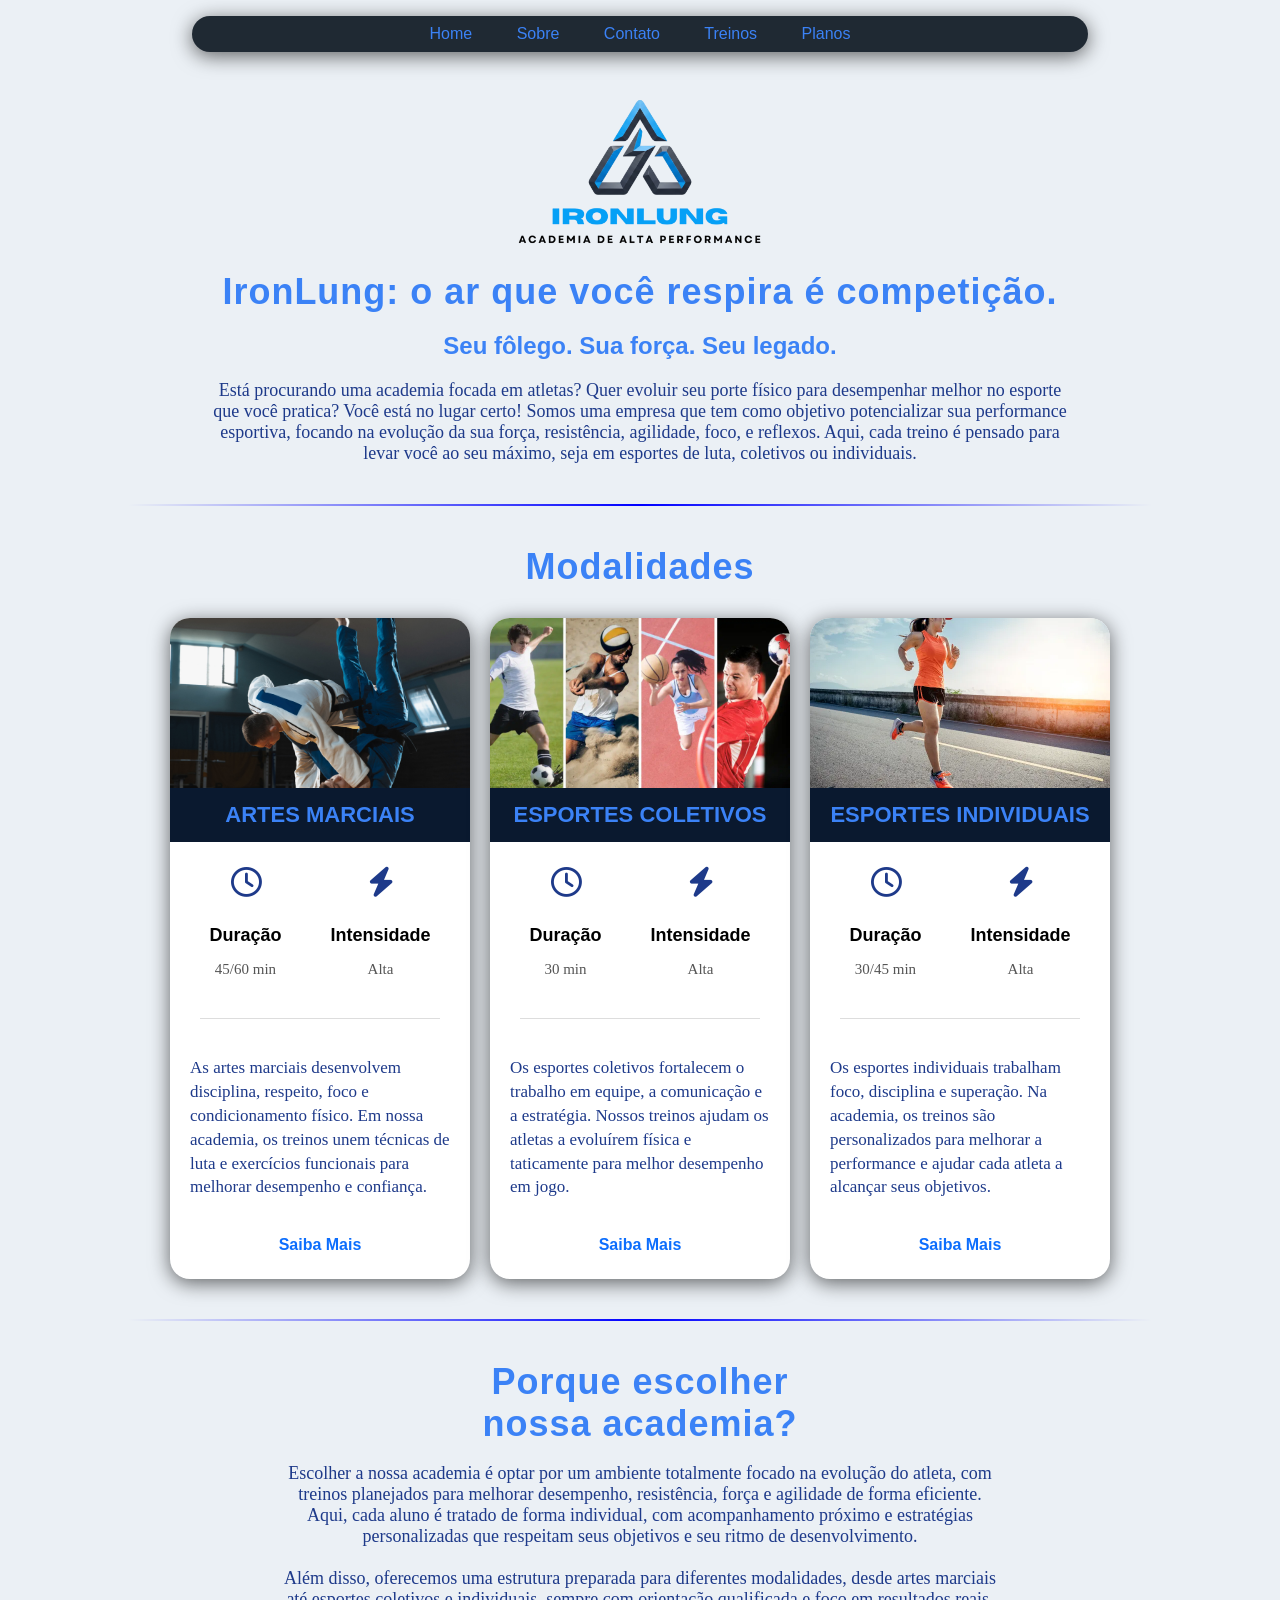
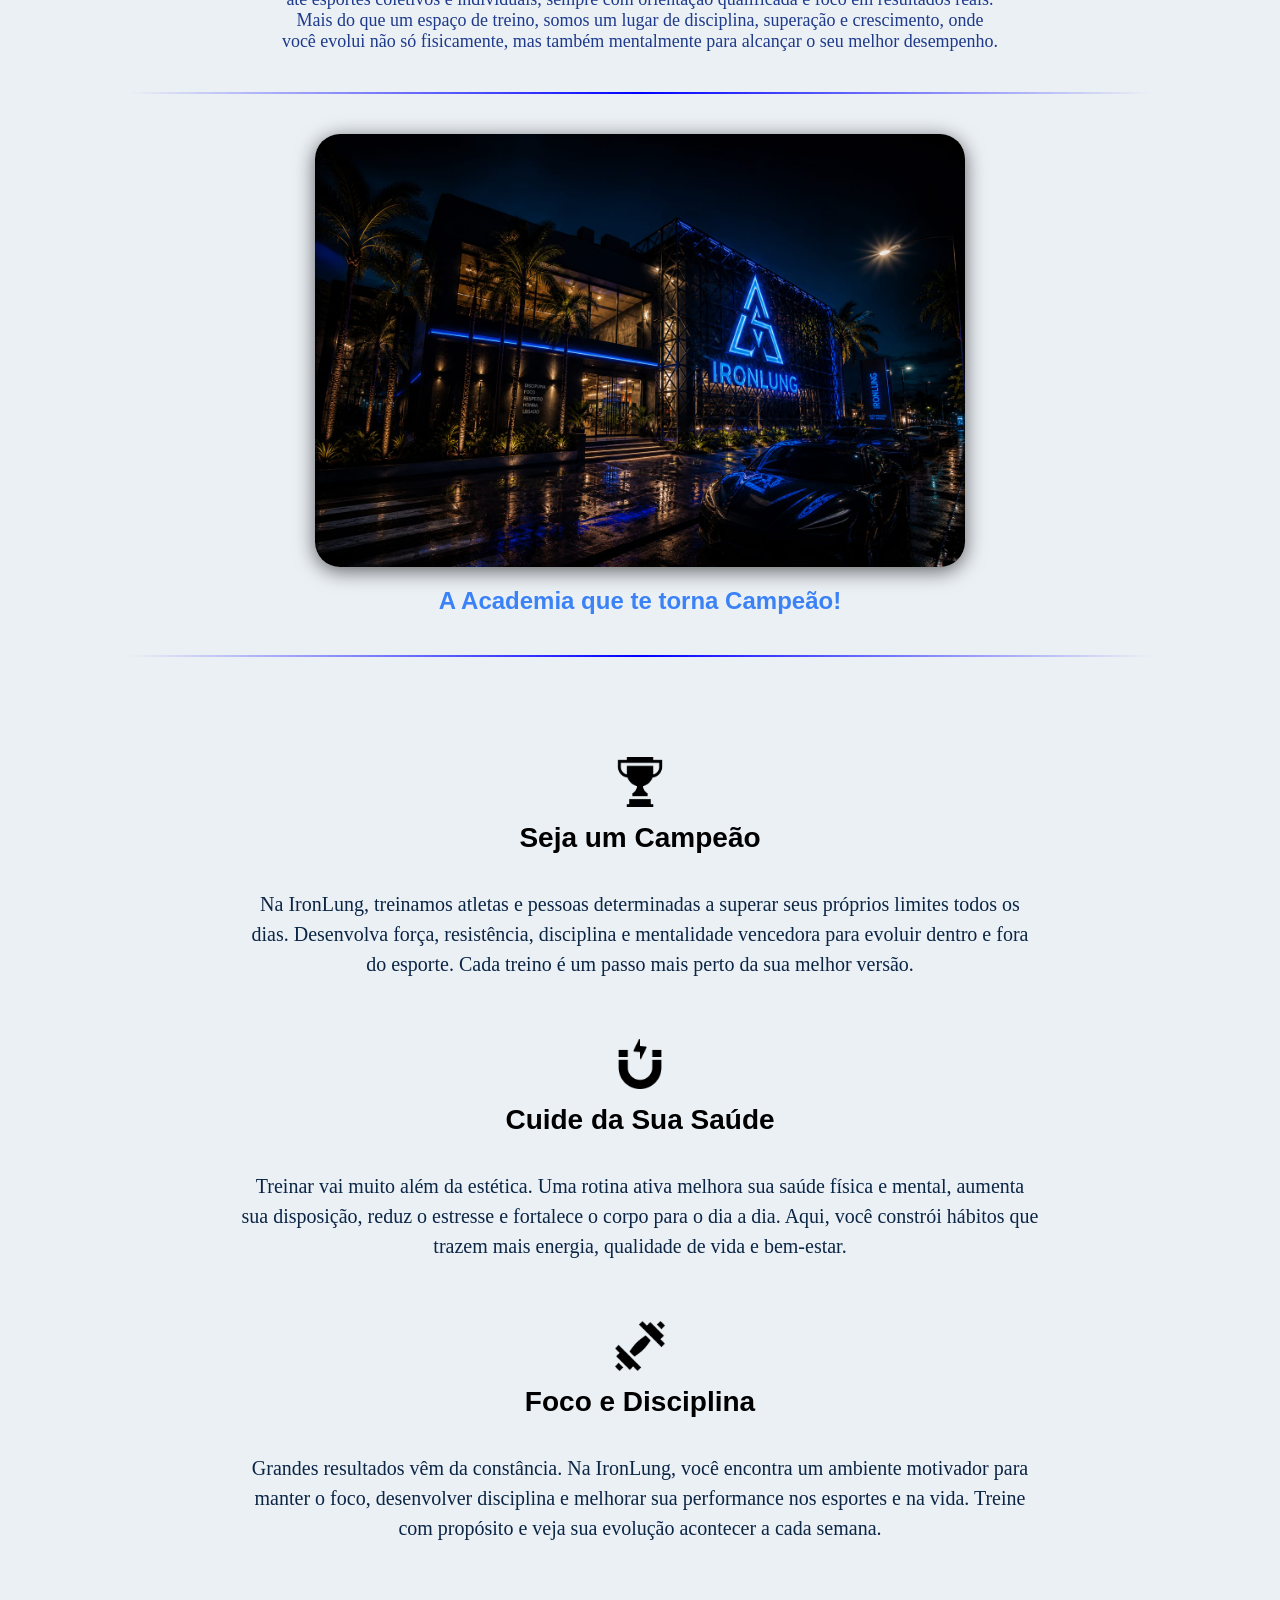
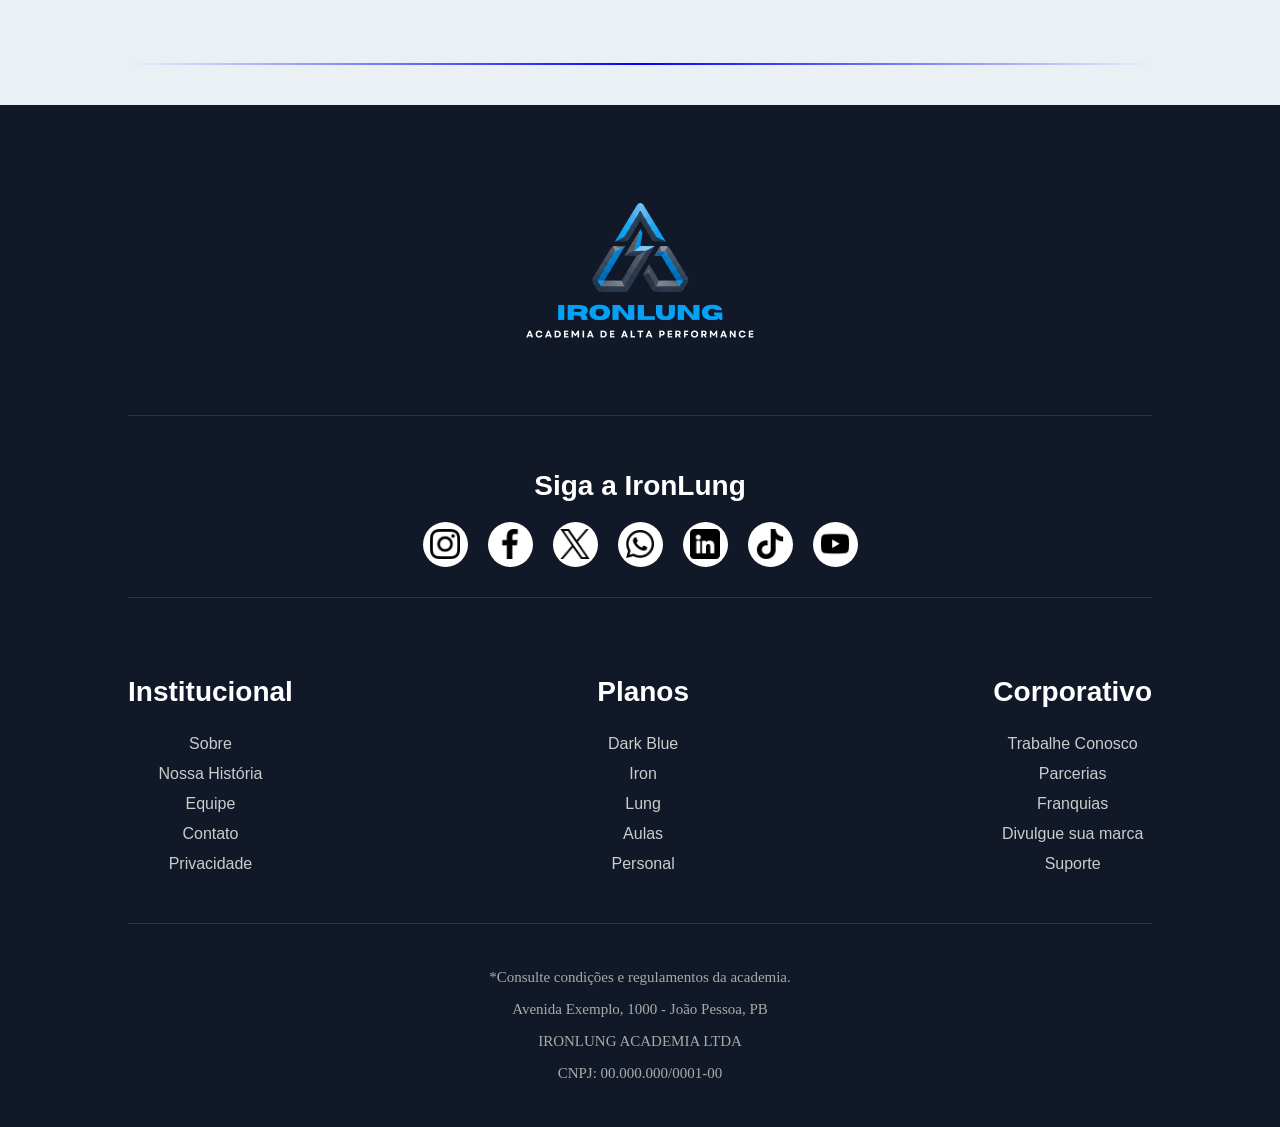
<file: IronLung/index.html>
<!DOCTYPE html>
<html lang="pt-BR">
<head>
    <meta charset="UTF-8">
    <meta name="viewport" content="width=device-width, initial-scale=1.0">
    <link rel="shortcut icon" href="imagens/favicon.ico" type="image/x-icon">
    <link rel="stylesheet" href="css/style.css">
    <link rel="stylesheet"
href="https://cdnjs.cloudflare.com/ajax/libs/font-awesome/6.5.1/css/all.min.css">
    <title>IronLung</title>
</head>

<body>

<main>

    <nav>
        <ul>
            <li><a href="index.html">Home</a></li>
            <li><a href="view/pagina2.html">Sobre</a></li>
            <li><a href="view/pagina3.html">Contato</a></li>
            <li><a href="view/pagina4.html">Treinos</a></li>
            <li><a href="view/pagina5.html">Planos</a></li>
        </ul>
    </nav> 
    
    <article>
        <img src="imagens/Logo_academia_preto.png" alt="logo_IL" class="logo">
    </article>

    <h1>IronLung: o ar que você respira é competição.</h1>

    <h2>Seu fôlego. Sua força. Seu legado.</h2>

        <p>Está procurando uma academia focada em atletas? Quer evoluir seu porte físico para desempenhar melhor no esporte <br> que você pratica? Você está no lugar certo! Somos uma empresa que tem como objetivo potencializar sua performance <br> esportiva, focando na evolução da sua força, resistência, agilidade, foco, e reflexos. Aqui, cada treino é pensado para <br> levar você ao seu máximo, seja em esportes de luta, coletivos ou individuais.</p> 
</main>

<hr class="divisor">

<h1>Modalidades</h1>

    <section>

        <div class="cards">

            <!-- CARD 1 -->
            <div class="card">

                <img src="imagens/judo222.jpg" alt="judô">

                <div class="nome-aula">
                    ARTES MARCIAIS
                </div>

                <div class="info">

                    <div class="item-info">
                        <i class="fa-regular fa-clock"></i>
                        <h3>Duração</h3>
                        <p>45/60 min</p>
                    </div>

                    <div class="item-info">
                        <i class="fa-solid fa-bolt"></i>
                        <h3>Intensidade</h3>
                        <p>Alta</p>
                    </div>

                </div>

                <div class="linha"></div>

                <p class="descricao">
                    As artes marciais desenvolvem disciplina, respeito, foco e condicionamento físico. Em nossa academia, os treinos unem técnicas de luta e exercícios funcionais para melhorar desempenho e confiança.
                </p>

                <a href="view/pag_ArteMarcial.html" class="botao">Saiba Mais</a>

            </div>

            <!-- CARD 2 -->
            <div class="card">

                <img src="imagens/esportes_coletivos3.jpg" alt="Esportes coletivos">

                <div class="nome-aula">
                    ESPORTES COLETIVOS
                </div>

                <div class="info">

                    <div class="item-info">
                        <i class="fa-regular fa-clock"></i>
                        <h3>Duração</h3>
                        <p>30 min</p>
                    </div>

                    <div class="item-info">
                        <i class="fa-solid fa-bolt"></i>
                        <h3>Intensidade</h3>
                        <p>Alta</p>
                    </div>

                </div>

                <div class="linha"></div>

                <p class="descricao">
                    Os esportes coletivos fortalecem o trabalho em equipe, a comunicação e a estratégia. Nossos treinos ajudam os atletas a evoluírem física e taticamente para melhor desempenho em jogo.
                </p>

                <a href="view/pag_Coletivo.html" class="botao">Saiba Mais</a>

            </div>

            <!-- CARD 3 -->
            <div class="card">

                <img src="imagens/corrida.webp" alt="Esportes individuais">

                <div class="nome-aula">
                    ESPORTES INDIVIDUAIS
                </div>

                <div class="info">

                    <div class="item-info">
                        <i class="fa-regular fa-clock"></i>
                        <h3>Duração</h3>
                        <p>30/45 min</p>
                    </div>

                    <div class="item-info">
                        <i class="fa-solid fa-bolt"></i>
                        <h3>Intensidade</h3>
                        <p>Alta</p>
                    </div>

                </div>

                <div class="linha"></div>

                <p class="descricao">
                    Os esportes individuais trabalham foco, disciplina e superação. Na academia, os treinos são personalizados para melhorar a performance e ajudar cada atleta a alcançar seus objetivos.
                </p>

                <a href="view/pag_Individuais.html" class="botao">Saiba Mais</a>

            </div>

        </div>

    </section>

<hr class="divisor">

<h1>Porque escolher <br> nossa academia?</h1>

<p>Escolher a nossa academia é optar por um ambiente totalmente focado na evolução do atleta, com <br> treinos planejados para melhorar desempenho, resistência, força e agilidade de forma eficiente. <br> Aqui, cada aluno é tratado de forma individual, com acompanhamento próximo e estratégias <br> personalizadas que respeitam seus objetivos e seu ritmo de desenvolvimento. <br>
<br>
Além disso, oferecemos uma estrutura preparada para diferentes modalidades, desde artes marciais <br> até esportes coletivos e individuais, sempre com orientação qualificada e foco em resultados reais. <br> Mais do que um espaço de treino, somos um lugar de disciplina, superação e crescimento, onde <br> você evolui não só fisicamente, mas também mentalmente para alcançar o seu melhor desempenho.
</p>

<hr class="divisor">

<section class="">
<img src="imagens/academia2.jpeg" alt="" class="academia">

<h2>A Academia que te torna Campeão!</h2>
</section>

<hr class="divisor">

<section class="beneficios">

    <div class="item">

        <img src="imagens/trophy.png" alt="Troféu">
        <h2>Seja um Campeão</h2>
        <p class="tamanho">
            Na IronLung, treinamos atletas e pessoas determinadas a superar seus próprios limites todos os dias. Desenvolva força, resistência, disciplina e mentalidade vencedora para evoluir dentro e fora do esporte. Cada treino é um passo mais perto da sua melhor versão.
        </p>

    </div>

    <div class="item">
        <img src="imagens/magnet.png" alt="Performance">
        <h2>Cuide da Sua Saúde</h2>
        <p>
            Treinar vai muito além da estética. Uma rotina ativa melhora sua saúde física e mental, aumenta sua disposição, reduz o estresse e fortalece o corpo para o dia a dia. Aqui, você constrói hábitos que trazem mais energia, qualidade de vida e bem-estar.
        </p>

    </div>

    <div class="item">

        <img src="imagens/dumbbell.png" alt="Medalha">
        <h2>Foco e Disciplina</h2>
        <p>
            Grandes resultados vêm da constância. Na IronLung, você encontra um ambiente motivador para manter o foco, desenvolver disciplina e melhorar sua performance nos esportes e na vida. Treine com propósito e veja sua evolução acontecer a cada semana.
        </p>

    </div>

</section>

<hr class="divisor">

<footer class="footer">

    <!-- Logo -->   
    <div class="footer-logo">
        <img src="imagens/Logo Academia Sem Fundo.png" alt="" class="imagem">        
    </div>

    <!-- Redes sociais -->
    <div class="footer-social">
        <h2 class="cor_h">Siga a IronLung</h2>

        <div class="social-icons">
            <a href="https://www.instagram.com/ironlung_academia/">
                <img src="imagens/instagram.png" alt="instagram">
            </a>
            <a href="#">
                <img src="imagens/facebook-app-symbol.png" alt="facebook">
            </a>
            <a href="#">
                <img src="imagens/twitter.png" alt="twitter">
            </a>
            <a href="#">
                <img src="imagens/whatsapp.png" alt="whatsapp">
            </a>
            <a href="#">
                <img src="imagens/linkedin.png" alt="linkedin">
            </a>
            <a href="#">
                <img src="imagens/tik-tok.png" alt="tiktok">
            </a>
            <a href="#">
                <img src="imagens/youtube.png" alt="youtube">
            </a>
        </div>
    </div>

    <!-- Links -->
    <div class="footer-links">

        <div class="footer-column">
            <h3>Institucional</h3>

            <a href="view/pagina2.html">Sobre</a>
            <a href="view/pagina2.html">Nossa História</a>
            <a href="view/pag_Personal.html">Equipe</a>
            <a href="view/pagina3.html">Contato</a>
            <a href="#">Privacidade</a>
        </div>

        <div class="footer-column">
            <h3>Planos</h3>

            <a href="view/pagina5.html">Dark Blue</a>
            <a href="view/pagina5.html">Iron</a>
            <a href="view/pagina5.html">Lung</a>
            <a href="view/pagina4.html">Aulas</a>
            <a href="view/pag_Personal.html">Personal</a>
        </div>

        <div class="footer-column">
            <h3>Corporativo</h3>

            <a href="view/pag_Trabalhe_Conosco.html">Trabalhe Conosco</a>
            <a href="#">Parcerias</a>
            <a href="#">Franquias</a>
            <a href="#">Divulgue sua marca</a>
            <a href="#">Suporte</a>
        </div>

    </div>

    <!-- Parte final -->
    <div class="footer-bottom">
        <p>*Consulte condições e regulamentos da academia.</p>

        <p>
            Avenida Exemplo, 1000 - João Pessoa, PB
        </p>

        <p>
            IRONLUNG ACADEMIA LTDA
        </p>

        <p>
            CNPJ: 00.000.000/0001-00
        </p>
    </div>

</footer>

</body>
</html>
</file>
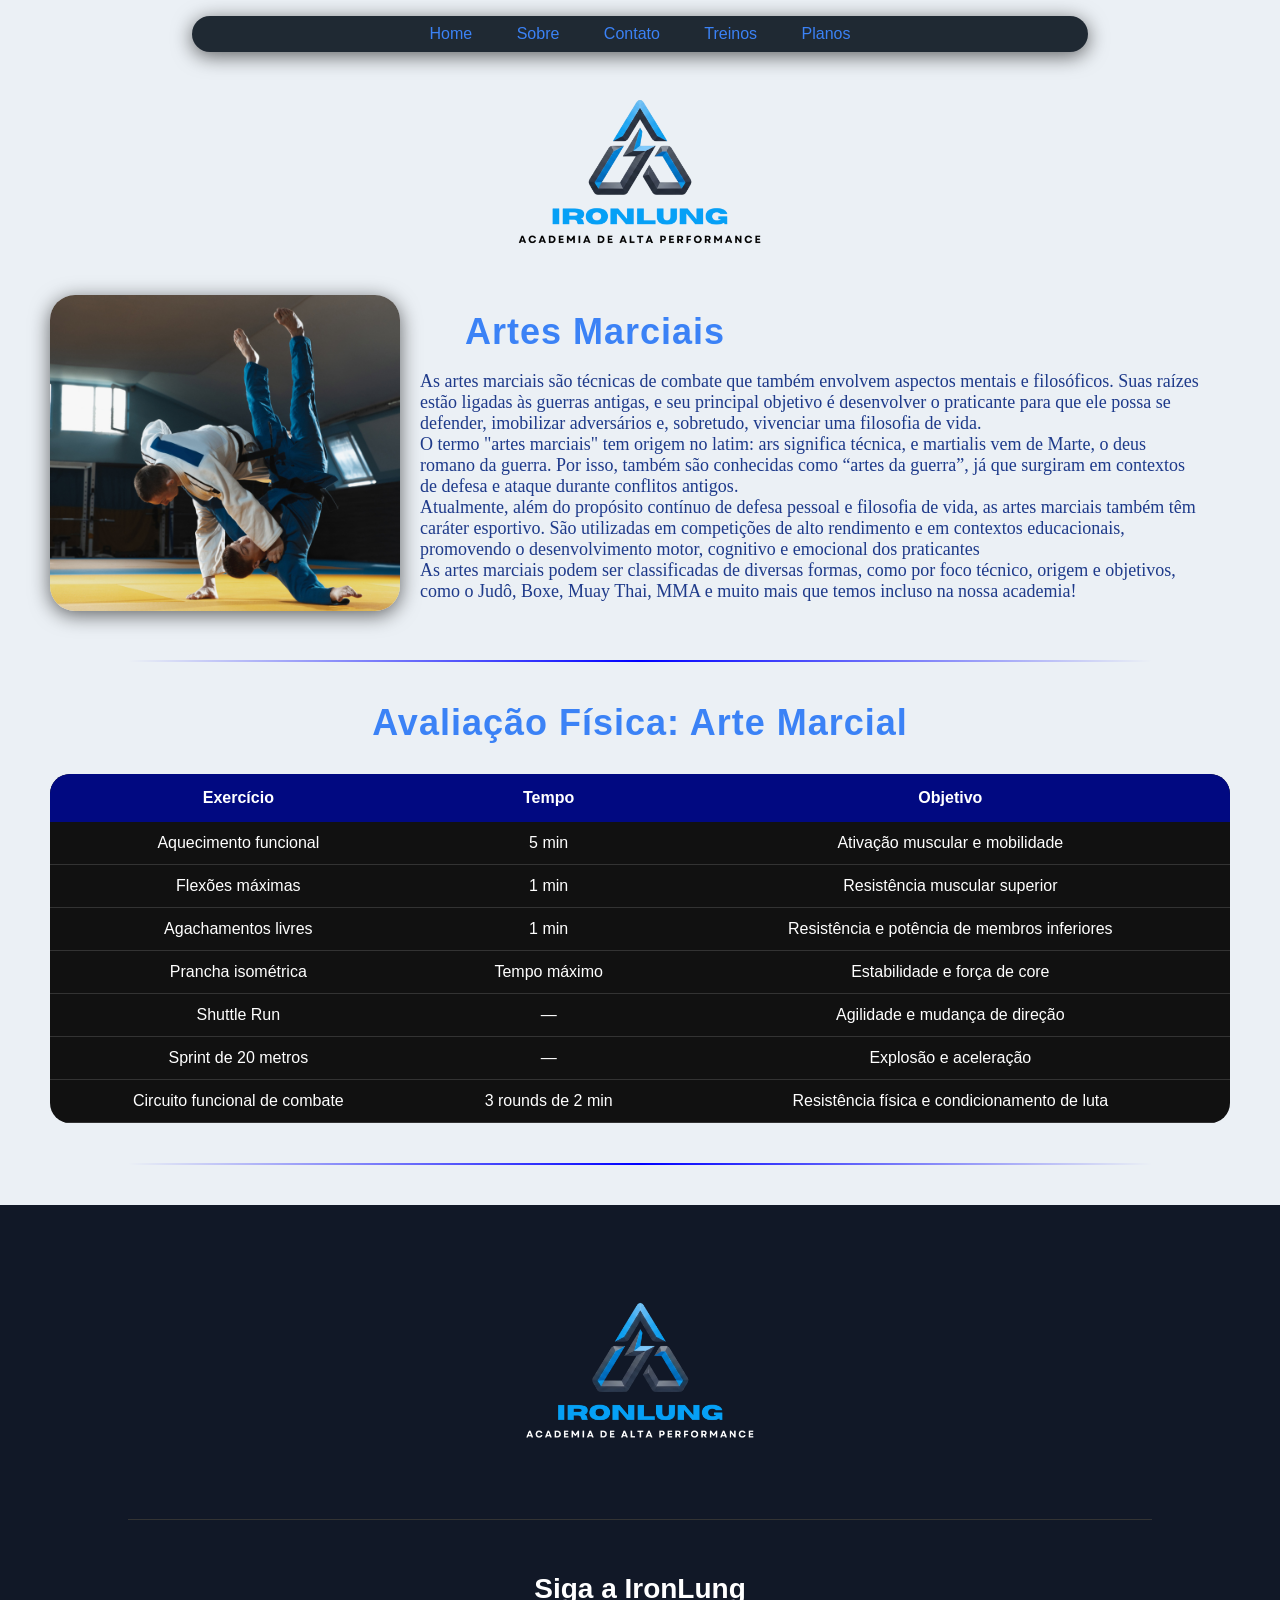
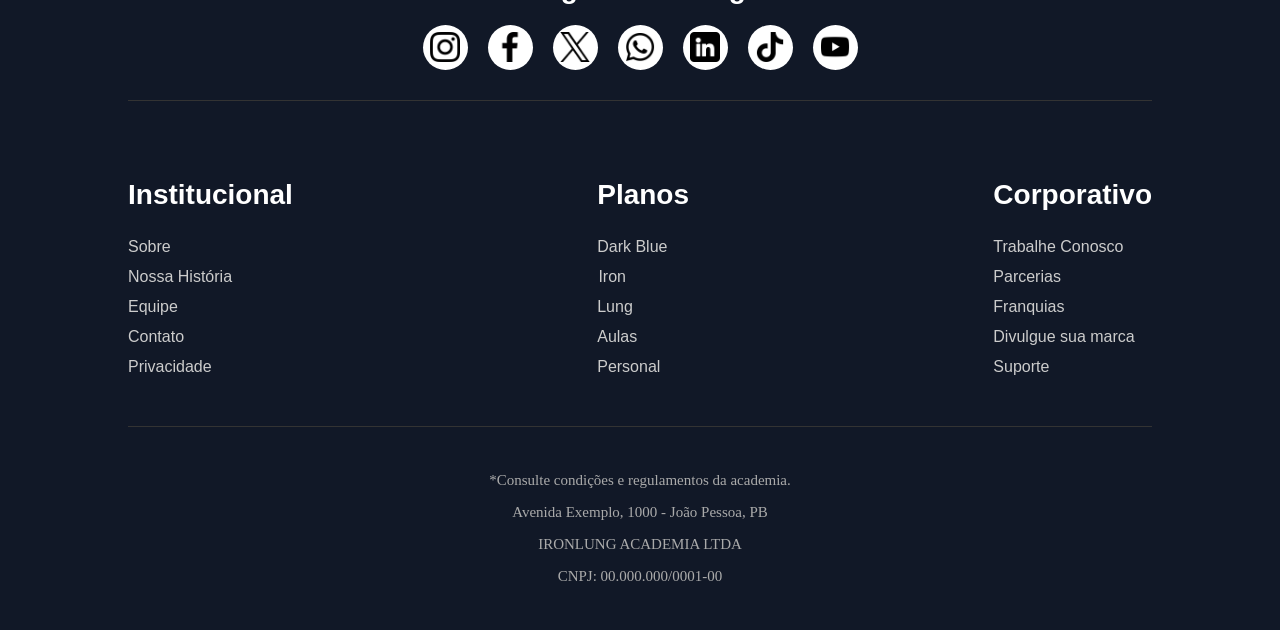
<file: IronLung/view/pag_ArteMarcial.html>
<!DOCTYPE html>
<html lang="pt-BR">
<head>
    <meta charset="UTF-8">
    <meta name="viewport" content="width=device-width, initial-scale=1.0">
    <link rel="shortcut icon" href="../imagens/favicon.ico" type="image/x-icon">
    <link rel="stylesheet" href="css_pagArteMarcial/style.css">
    <title>Treino Arte Marcial</title>
</head>
<body>
    <nav>
        <ul>
            <li><a href="../index.html">Home</a></li>
            <li><a href="../view/pagina2.html">Sobre</a></li>
            <li><a href="pagina3.html">Contato</a></li>
            <li><a href="../view/pagina4.html">Treinos</a></li>
            <li><a href="pagina5.html">Planos</a></li>
        </ul>
    </nav>

    <article>
        <img src="../imagens/Logo_academia_preto.png" alt="logo_IL" class="logo">
    </article>

    <div class="container">
        <img src="../imagens/judo222.jpg" alt="Judô" class="judo">
    
        <div class="texto">
        <h1 class="titulo">Artes Marciais</h1>
        <p>As artes marciais são técnicas de combate que também envolvem aspectos mentais e filosóficos. Suas raízes estão ligadas às guerras antigas, e seu principal objetivo é desenvolver o praticante para que ele possa se defender, imobilizar adversários e, sobretudo, vivenciar uma filosofia de vida. <br>
        
        O termo "artes marciais" tem origem no latim: ars significa técnica, e martialis vem de Marte, o deus romano da guerra. Por isso, também são conhecidas como “artes da guerra”, já que surgiram em contextos de defesa e ataque durante conflitos antigos. <br>
        
        Atualmente, além do propósito contínuo de defesa pessoal e filosofia de vida, as artes marciais também têm caráter esportivo. São utilizadas em competições de alto rendimento e em contextos educacionais, promovendo o desenvolvimento motor, cognitivo e emocional dos praticantes <br>
        
        As artes marciais podem ser classificadas de diversas formas, como por foco técnico, origem e objetivos, como o Judô, Boxe, Muay Thai, MMA e muito mais que temos incluso na nossa academia!
        </p>
        </div>
    </div>   

    <hr class="divisor">

    <h1 class="avaliacao">Avaliação Física: Arte Marcial</h1>
   
        <div class="avaliação_fisica">
         <table class="treino">
            <thead>
                <tr>
                <th>Exercício</th>
                <th>Tempo</th>
                <th>Objetivo</th>
                </tr>
            </thead>
            <tbody>
            <tr>
                <td>Aquecimento funcional</td>
                <td>5 min</td>
                <td>Ativação muscular e mobilidade</td>
            </tr>
            <tr>
                <td>Flexões máximas</td>
                <td>1 min</td>
                <td>Resistência muscular superior</td>
            </tr>
            <tr>
                <td>Agachamentos livres</td>
                <td>1 min</td>
                <td>Resistência e potência de membros inferiores</td>
            </tr>
            <tr>
                <td>Prancha isométrica</td>
                <td>Tempo máximo</td>
                <td>Estabilidade e força de core</td>
            </tr>
            <tr>
                <td>Shuttle Run</td>
                <td>—</td>
                <td>Agilidade e mudança de direção</td>
            </tr>
            <tr>
                <td>Sprint de 20 metros</td>
                <td>—</td>
                <td>Explosão e aceleração</td>
            </tr>
            <tr>
                <td>Circuito funcional de combate</td>
                <td>3 rounds de 2 min</td>
                <td>Resistência física e condicionamento de luta</td>
            </tr>
            </tbody>
        </table>
        </div>

        <hr class="divisor">

<footer class="footer">

    <!-- Logo -->   
    <div class="footer-logo">
        <img src="../imagens/Logo Academia Sem Fundo.png" alt="" class="imagem">        
    </div>

    <!-- Redes sociais -->
    <div class="footer-social">
        <h2 class="cor_h">Siga a IronLung</h2>

        <div class="social-icons">
            <a href="https://www.instagram.com/ironlung_academia/">
                <img src="../imagens/instagram.png" alt="instagram">
            </a>
            <a href="#">
                <img src="../imagens/facebook-app-symbol.png" alt="facebook">
            </a>
            <a href="#">
                <img src="../imagens/twitter.png" alt="twitter">
            </a>
            <a href="#">
                <img src="../imagens/whatsapp.png" alt="whatsapp">
            </a>
            <a href="#">
                <img src="../imagens/linkedin.png" alt="linkedin">
            </a>
            <a href="#">
                <img src="../imagens/tik-tok.png" alt="tiktok">
            </a>
            <a href="#">
                <img src="../imagens/youtube.png" alt="youtube">
            </a>
        </div>
    </div>

    <!-- Links -->
    <div class="footer-links">

        <div class="footer-column">
            <h3>Institucional</h3>

            <a href="view/pagina2.html">Sobre</a>
            <a href="view/pagina2.html">Nossa História</a>
            <a href="pag_Personal.html">Equipe</a>
            <a href="pagina3.html">Contato</a>
            <a href="#">Privacidade</a>
        </div>

        <div class="footer-column">
            <h3>Planos</h3>

            <a href="pagina5.html">Dark Blue</a>
            <a href="pagina5.html">Iron</a>
            <a href="pagina5.html">Lung</a>
            <a href="pagina4.html">Aulas</a>
            <a href="pag_Personal.html">Personal</a>
        </div>

        <div class="footer-column">
            <h3>Corporativo</h3>

            <a href="pag_Trabalhe_Conosco.html">Trabalhe Conosco</a>
            <a href="#">Parcerias</a>
            <a href="#">Franquias</a>
            <a href="#">Divulgue sua marca</a>
            <a href="#">Suporte</a>
        </div>

    </div>

    <!-- Parte final -->
    <div class="footer-bottom">
        <p>*Consulte condições e regulamentos da academia.</p>

        <p>
            Avenida Exemplo, 1000 - João Pessoa, PB
        </p>

        <p>
            IRONLUNG ACADEMIA LTDA
        </p>

        <p>
            CNPJ: 00.000.000/0001-00
        </p>
    </div>

</footer>

</body>
</html>

</body>
</html>
</file>
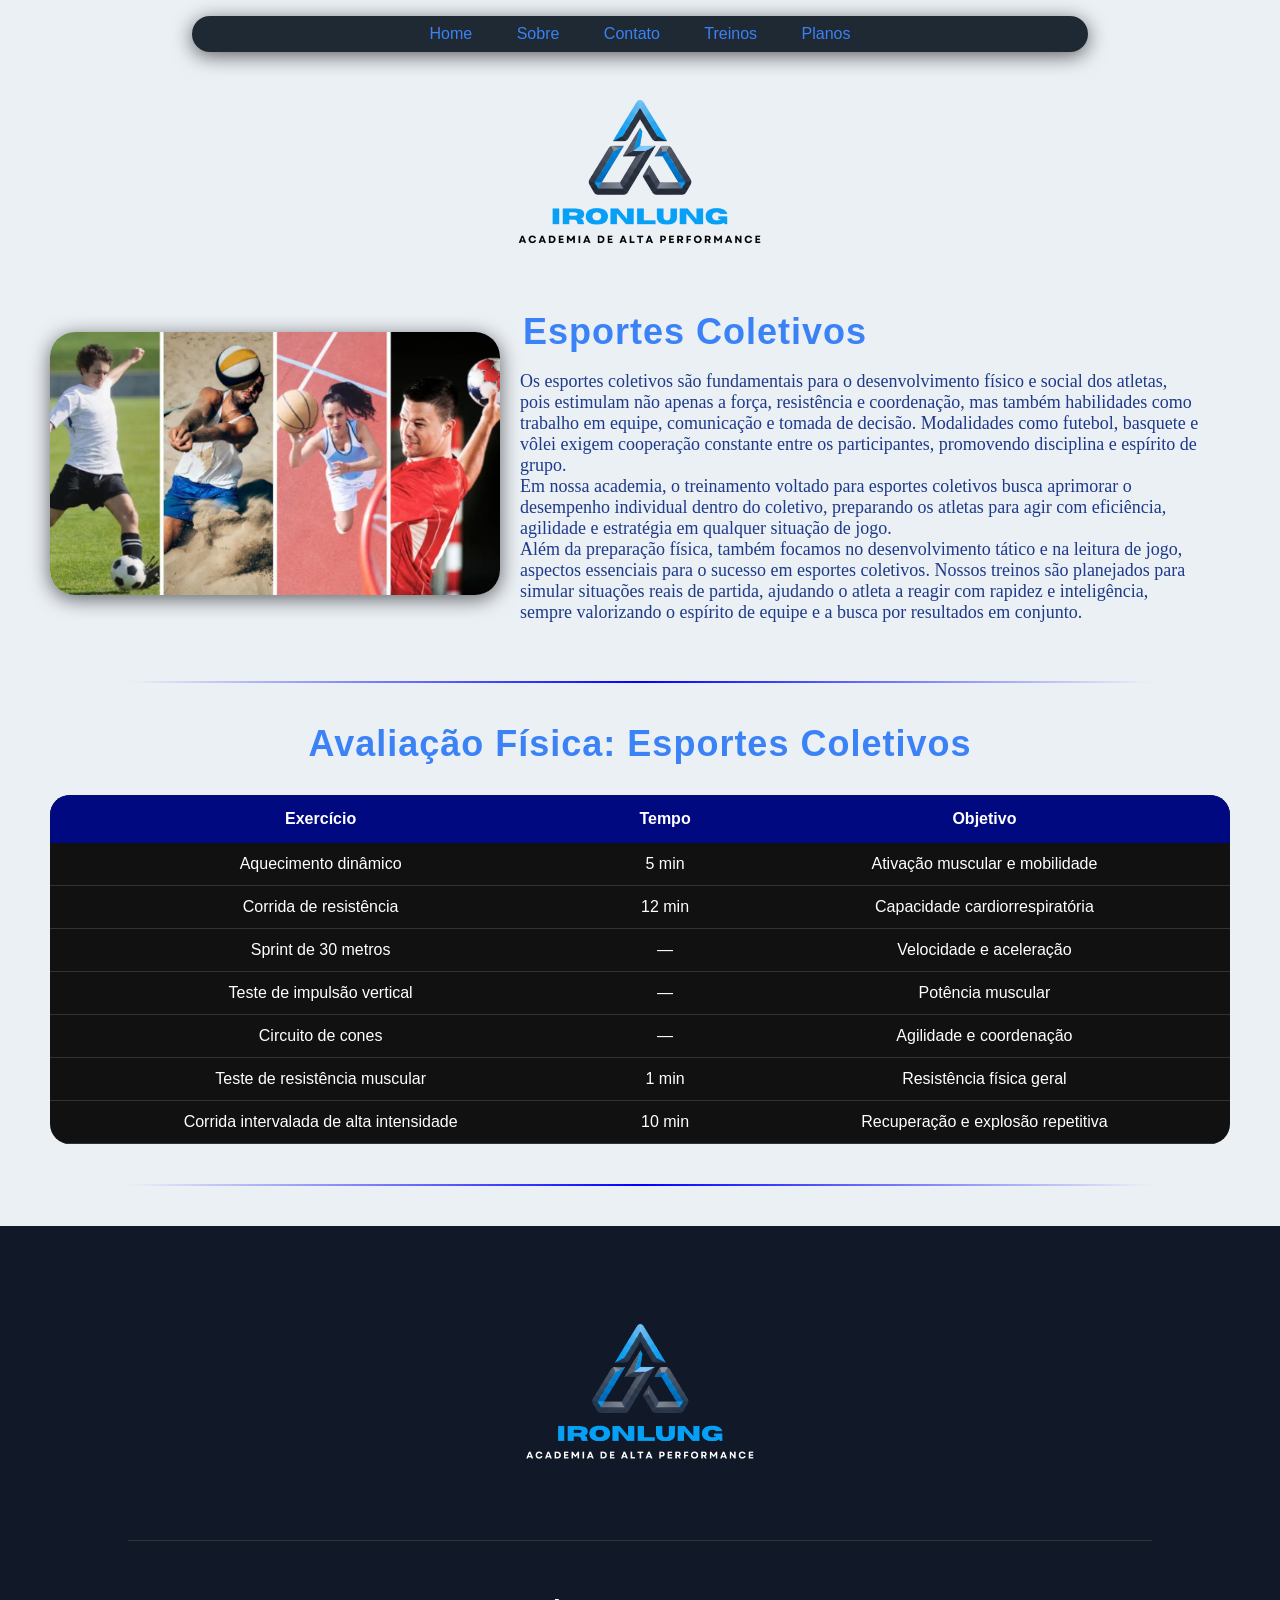
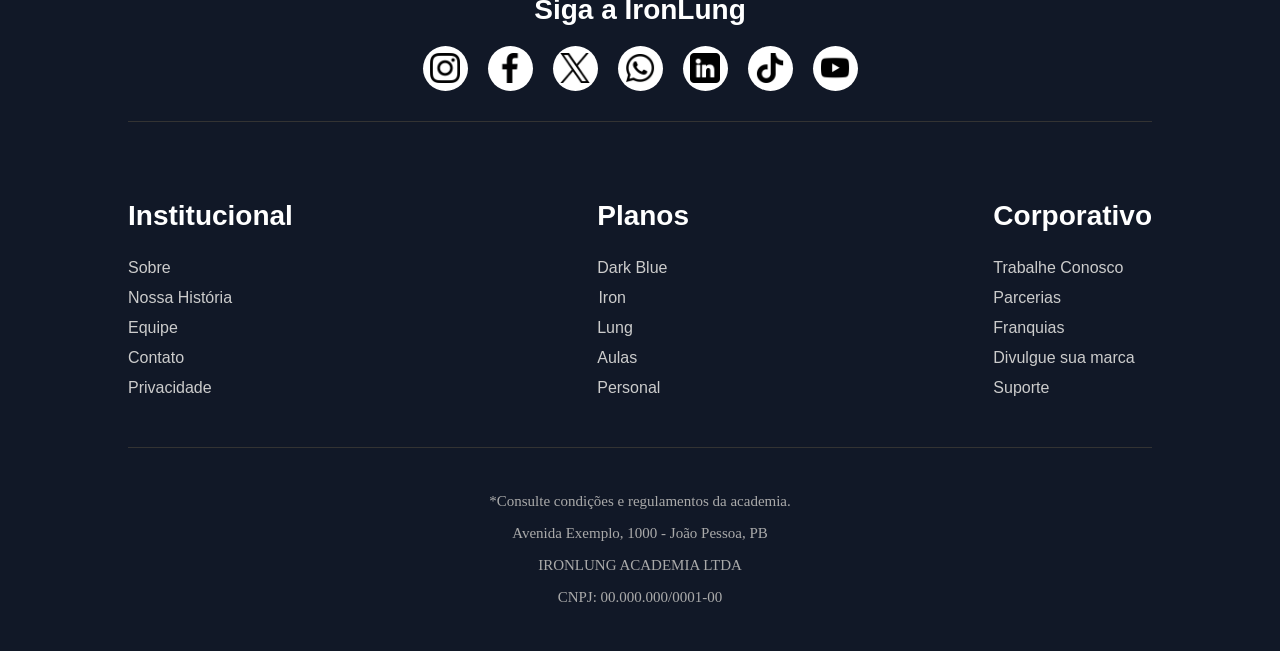
<file: IronLung/view/pag_Coletivo.html>
<!DOCTYPE html>
<html lang="pt-BR">
<head>
    <meta charset="UTF-8">
    <meta name="viewport" content="width=device-width, initial-scale=1.0">
    <link rel="stylesheet" href="css_pagColetivo/style.css">
    <link rel="shortcut icon" href="../imagens/favicon.ico" type="image/x-icon">
    <title>Treino Esportes Coletivos</title>
</head>
<body>
    <nav>
        <ul>
            <li><a href="../index.html">Home</a></li>
            <li><a href="../view/pagina2.html">Sobre</a></li>
            <li><a href="pagina3.html">Contato</a></li>
            <li><a href="../view/pagina4.html">Treinos</a></li>
            <li><a href="pagina5.html">Planos</a></li>
        </ul>
    </nav>

    <article>
        <img src="../imagens/Logo_academia_preto.png" alt="logo_IL" class="logo">
    </article>

    <div class="container">
        <img src="../imagens/esportes_coletivos3.jpg" alt="Esportes Coletivos" class="coletivo">
    
        <div class="texto">
            <h1 class="titulo">Esportes Coletivos</h1>
            <p>Os esportes coletivos são fundamentais para o desenvolvimento físico e social dos atletas, pois estimulam não apenas a força, resistência e coordenação, mas também habilidades como trabalho em equipe, comunicação e tomada de decisão. Modalidades como futebol, basquete e vôlei exigem cooperação constante entre os participantes, promovendo disciplina e espírito de grupo. <br> 
            
            Em nossa academia, o treinamento voltado para esportes coletivos busca aprimorar o desempenho individual dentro do coletivo, preparando os atletas para agir com eficiência, agilidade e estratégia em qualquer situação de jogo. <br>

            Além da preparação física, também focamos no desenvolvimento tático e na leitura de jogo, aspectos essenciais para o sucesso em esportes coletivos. Nossos treinos são planejados para simular situações reais de partida, ajudando o atleta a reagir com rapidez e inteligência, sempre valorizando o espírito de equipe e a busca por resultados em conjunto.
            </p>
        </div>
    </div>   

    <hr class="divisor">

    <h1 class="avaliacao">Avaliação Física: Esportes Coletivos</h1>

        <div class="avaliação_fisica">
         <table class="treino">
            <thead>
                <tr>
                <th>Exercício</th>
                <th>Tempo</th>
                <th>Objetivo</th>
                </tr>
            </thead>
            <tbody>
            <tr>
                <td>Aquecimento dinâmico</td>
                <td>5 min</td>
                <td>Ativação muscular e mobilidade</td>
            </tr>
            <tr>
                <td>Corrida de resistência</td>
                <td>12 min</td>
                <td>Capacidade cardiorrespiratória</td>
            </tr>
            <tr>
                <td>Sprint de 30 metros</td>
                <td>—</td>
                <td>Velocidade e aceleração</td>
            </tr>
            <tr>
                <td>Teste de impulsão vertical</td>
                <td>—</td>
                <td>Potência muscular</td>
            </tr>
            <tr>
                <td>Circuito de cones</td>
                <td>—</td>
                <td>Agilidade e coordenação</td>
            </tr>
            <tr>
                <td>Teste de resistência muscular</td>
                <td>1 min</td>
                <td>Resistência física geral</td>
            </tr>
            <tr>
                <td>Corrida intervalada de alta intensidade</td>
                <td>10 min</td>
                <td>Recuperação e explosão repetitiva</td>
            </tr>
            </tbody>
        </table>
        </div>

    <hr class="divisor">

<footer class="footer">

    <!-- Logo -->   
    <div class="footer-logo">
        <img src="../imagens/Logo Academia Sem Fundo.png" alt="" class="imagem">        
    </div>

    <!-- Redes sociais -->
    <div class="footer-social">
        <h2 class="cor_h">Siga a IronLung</h2>

        <div class="social-icons">
            <a href="https://www.instagram.com/ironlung_academia/">
                <img src="../imagens/instagram.png" alt="instagram">
            </a>
            <a href="#">
                <img src="../imagens/facebook-app-symbol.png" alt="facebook">
            </a>
            <a href="#">
                <img src="../imagens/twitter.png" alt="twitter">
            </a>
            <a href="#">
                <img src="../imagens/whatsapp.png" alt="whatsapp">
            </a>
            <a href="#">
                <img src="../imagens/linkedin.png" alt="linkedin">
            </a>
            <a href="#">
                <img src="../imagens/tik-tok.png" alt="tiktok">
            </a>
            <a href="#">
                <img src="../imagens/youtube.png" alt="youtube">
            </a>
        </div>
    </div>

    <!-- Links -->
    <div class="footer-links">

        <div class="footer-column">
            <h3>Institucional</h3>

            <a href="view/pagina2.html">Sobre</a>
            <a href="view/pagina2.html">Nossa História</a>
            <a href="pag_Personal.html">Equipe</a>
            <a href="pagina3.html">Contato</a>
            <a href="#">Privacidade</a>
        </div>

        <div class="footer-column">
            <h3>Planos</h3>

            <a href="pagina5.html">Dark Blue</a>
            <a href="pagina5.html">Iron</a>
            <a href="pagina5.html">Lung</a>
            <a href="pagina4.html">Aulas</a>
            <a href="pag_Personal.html">Personal</a>
        </div>

        <div class="footer-column">
            <h3>Corporativo</h3>

            <a href="pag_Trabalhe_Conosco.html">Trabalhe Conosco</a>
            <a href="#">Parcerias</a>
            <a href="#">Franquias</a>
            <a href="#">Divulgue sua marca</a>
            <a href="#">Suporte</a>
        </div>

    </div>

    <!-- Parte final -->
    <div class="footer-bottom">
        <p>*Consulte condições e regulamentos da academia.</p>

        <p>
            Avenida Exemplo, 1000 - João Pessoa, PB
        </p>

        <p>
            IRONLUNG ACADEMIA LTDA
        </p>

        <p>
            CNPJ: 00.000.000/0001-00
        </p>
    </div>

</footer>
    
</body>
</html>
</file>
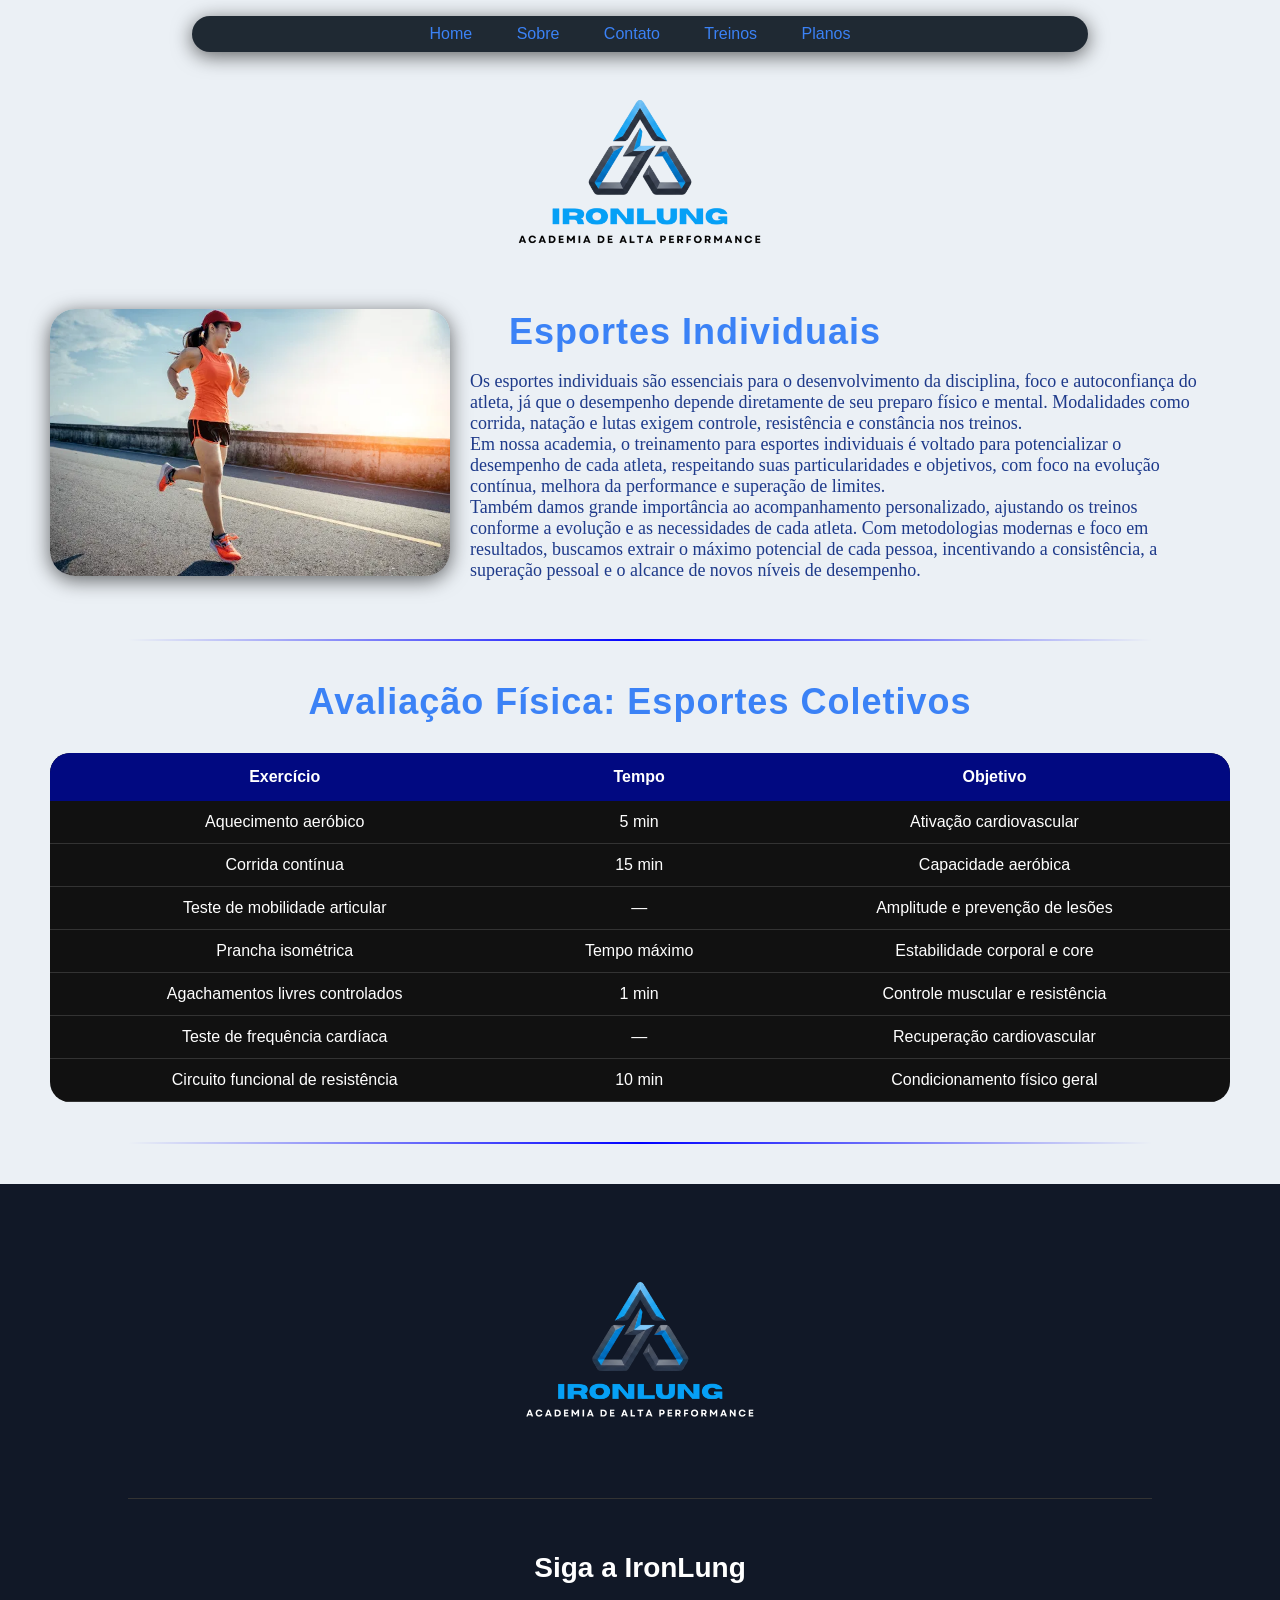
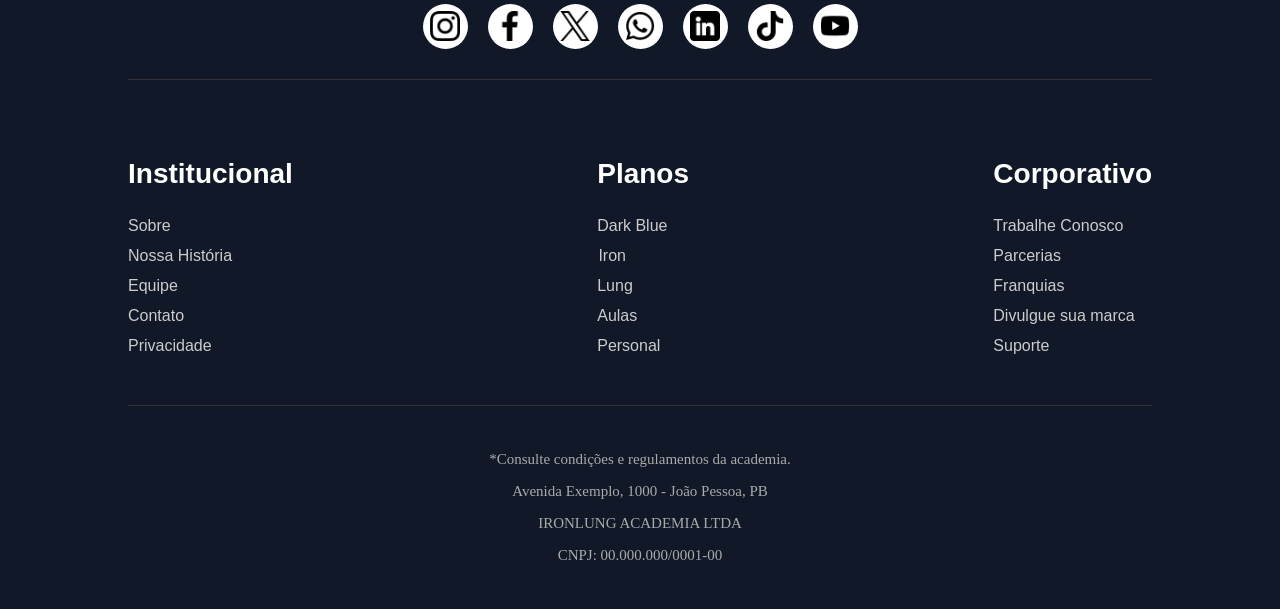
<file: IronLung/view/pag_Individuais.html>
<!DOCTYPE html>
<html lang="en">
<head>
    <meta charset="UTF-8">
    <meta name="viewport" content="width=device-width, initial-scale=1.0">
    <link rel="stylesheet" href="css_pagIndividuais/style.css">
    <link rel="shortcut icon" href="../imagens/favicon.ico" type="image/x-icon">
    <title>Treino Esportes Individuais</title>
</head>
<body>
    <nav>
        <ul>
            <li><a href="../index.html">Home</a></li>
            <li><a href="../view/pagina2.html">Sobre</a></li>
            <li><a href="pagina3.html">Contato</a></li>
            <li><a href="../view/pagina4.html">Treinos</a></li>
            <li><a href="pagina5.html">Planos</a></li>
        </ul>
    </nav>

    <article>
        <img src="../imagens/Logo_academia_preto.png" alt="logo_IL" class="logo">
    </article>

    <div class="container">
        <img src="../imagens/corrida.webp" alt="Esportes Individuais" class="corrida">
    
        <div class="texto">
            <h1 class="titulo">Esportes Individuais</h1>
            <p>Os esportes individuais são essenciais para o desenvolvimento da disciplina, foco e autoconfiança do atleta, já que o desempenho depende diretamente de seu preparo físico e mental. Modalidades como corrida, natação e lutas exigem controle, resistência e constância nos treinos. <br>
            
            Em nossa academia, o treinamento para esportes individuais é voltado para potencializar o desempenho de cada atleta, respeitando suas particularidades e objetivos, com foco na evolução contínua, melhora da performance e superação de limites. <br>

            Também damos grande importância ao acompanhamento personalizado, ajustando os treinos conforme a evolução e as necessidades de cada atleta. Com metodologias modernas e foco em resultados, buscamos extrair o máximo potencial de cada pessoa, incentivando a consistência, a superação pessoal e o alcance de novos níveis de desempenho.
            </p>
        </div>
    </div> 

    <hr class="divisor">

    <h1 class="avaliacao">Avaliação Física: Esportes Coletivos</h1>
        <div class="avaliação_fisica">
         <table class="treino">
            <thead>
            <tr>
                <th>Exercício</th>
                <th>Tempo</th>
                <th>Objetivo</th>
            </tr>
            </thead>
            <tr>
                <td>Aquecimento aeróbico</td>
                <td>5 min</td>
                <td>Ativação cardiovascular</td>
            </tr>
            <tr>
                <td>Corrida contínua</td>
                <td>15 min</td>
                <td>Capacidade aeróbica</td>
            </tr>
            <tr>
                <td>Teste de mobilidade articular</td>
                <td>—</td>
                <td>Amplitude e prevenção de lesões</td>
            </tr>
            <tr>
                <td>Prancha isométrica</td>
                <td>Tempo máximo</td>
                <td>Estabilidade corporal e core</td>
            </tr>
            <tr>
                <td>Agachamentos livres controlados</td>
                <td>1 min</td>
                <td>Controle muscular e resistência</td>
            </tr>
            <tr>
                <td>Teste de frequência cardíaca</td>
                <td>—</td>
                <td>Recuperação cardiovascular</td>
            </tr>
            <tr>
                <td>Circuito funcional de resistência</td>
                <td>10 min</td>
                <td>Condicionamento físico geral</td>
            </tr>

        </table>
        </div>

    <hr class="divisor">

<footer class="footer">

    <!-- Logo -->   
    <div class="footer-logo">
        <img src="../imagens/Logo Academia Sem Fundo.png" alt="" class="imagem">        
    </div>

    <!-- Redes sociais -->
    <div class="footer-social">
        <h2 class="cor_h">Siga a IronLung</h2>

        <div class="social-icons">
            <a href="https://www.instagram.com/ironlung_academia/">
                <img src="../imagens/instagram.png" alt="instagram">
            </a>
            <a href="#">
                <img src="../imagens/facebook-app-symbol.png" alt="facebook">
            </a>
            <a href="#">
                <img src="../imagens/twitter.png" alt="twitter">
            </a>
            <a href="#">
                <img src="../imagens/whatsapp.png" alt="whatsapp">
            </a>
            <a href="#">
                <img src="../imagens/linkedin.png" alt="linkedin">
            </a>
            <a href="#">
                <img src="../imagens/tik-tok.png" alt="tiktok">
            </a>
            <a href="#">
                <img src="../imagens/youtube.png" alt="youtube">
            </a>
        </div>
    </div>

    <!-- Links -->
    <div class="footer-links">

        <div class="footer-column">
            <h3>Institucional</h3>

            <a href="view/pagina2.html">Sobre</a>
            <a href="view/pagina2.html">Nossa História</a>
            <a href="pag_Personal.html">Equipe</a>
            <a href="pagina3.html">Contato</a>
            <a href="#">Privacidade</a>
        </div>

        <div class="footer-column">
            <h3>Planos</h3>

            <a href="pagina5.html">Dark Blue</a>
            <a href="pagina5.html">Iron</a>
            <a href="pagina5.html">Lung</a>
            <a href="pagina4.html">Aulas</a>
            <a href="pag_Personal.html">Personal</a>
        </div>

        <div class="footer-column">
            <h3>Corporativo</h3>

            <a href="pag_Trabalhe_Conosco.html">Trabalhe Conosco</a>
            <a href="#">Parcerias</a>
            <a href="#">Franquias</a>
            <a href="#">Divulgue sua marca</a>
            <a href="#">Suporte</a>
        </div>

    </div>

    <!-- Parte final -->
    <div class="footer-bottom">
        <p>*Consulte condições e regulamentos da academia.</p>

        <p>
            Avenida Exemplo, 1000 - João Pessoa, PB
        </p>

        <p>
            IRONLUNG ACADEMIA LTDA
        </p>

        <p>
            CNPJ: 00.000.000/0001-00
        </p>
    </div>

</footer>
</body>
</html>
</file>
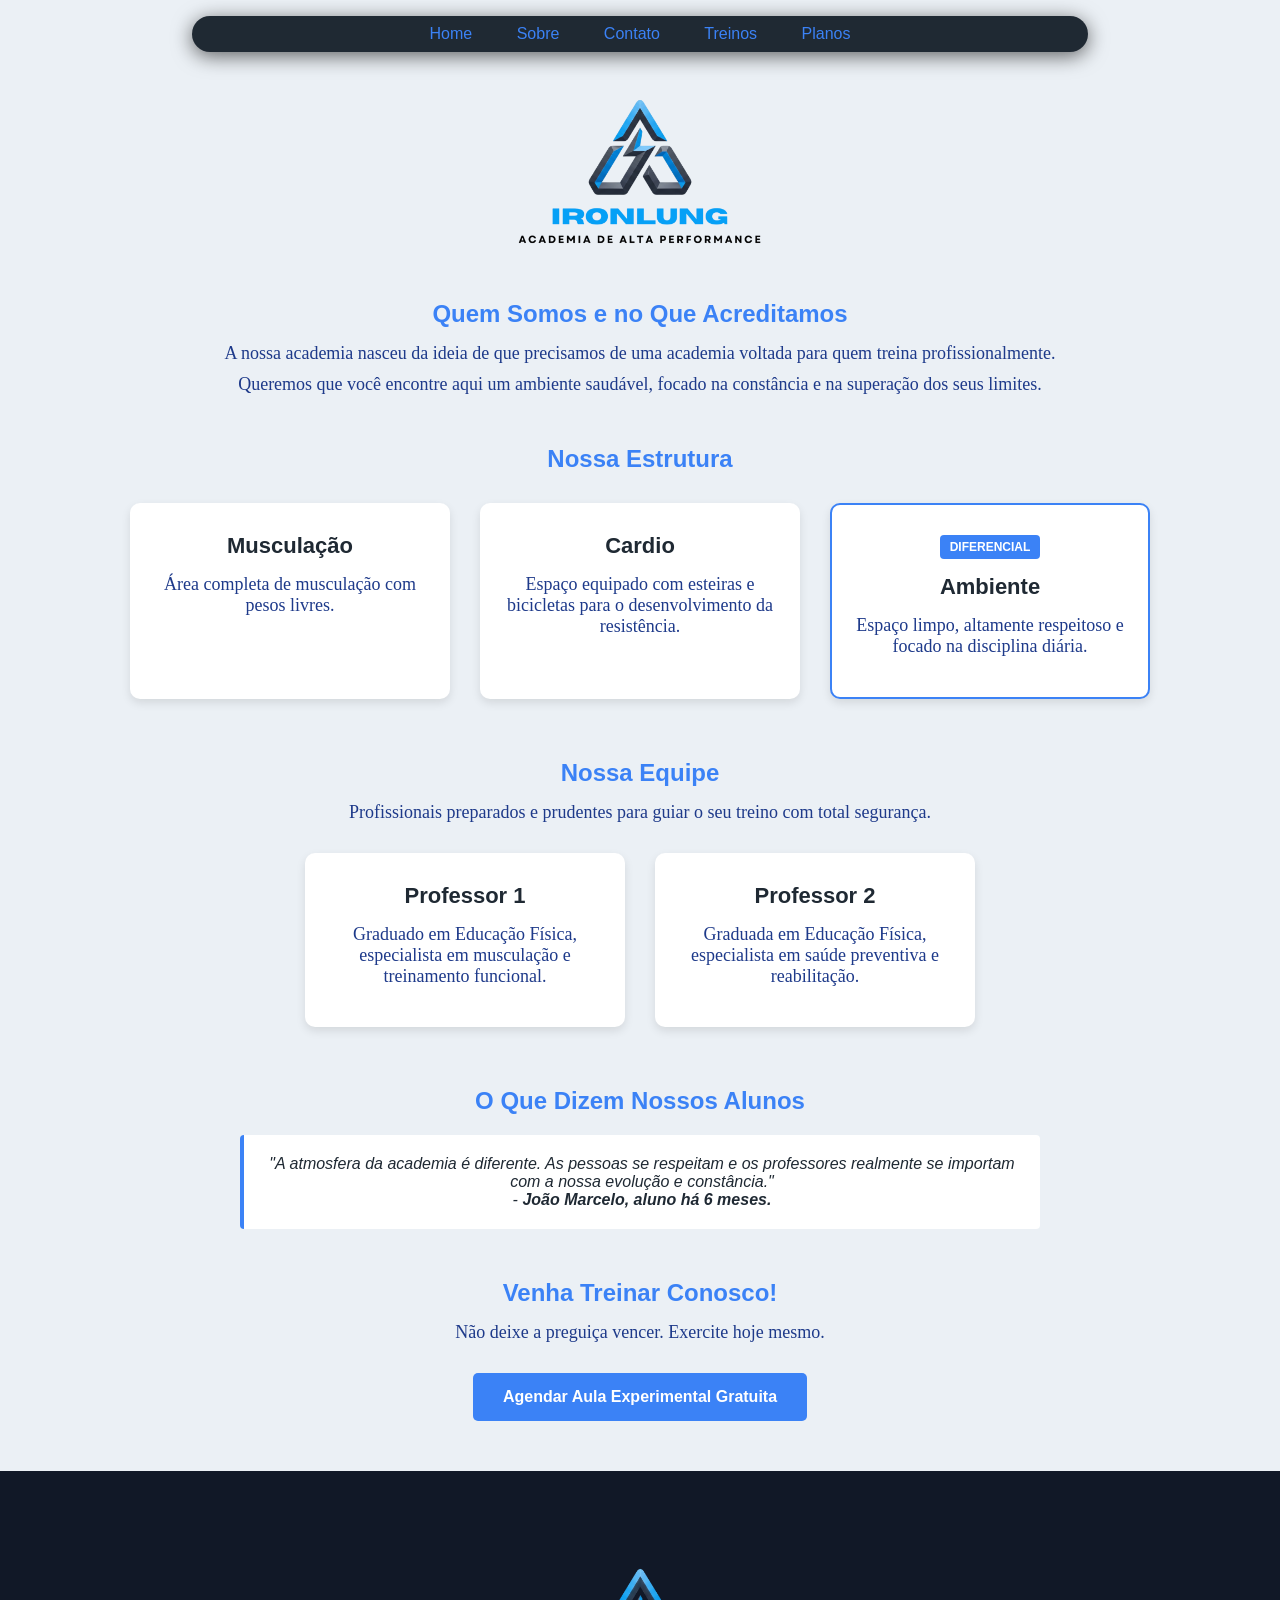
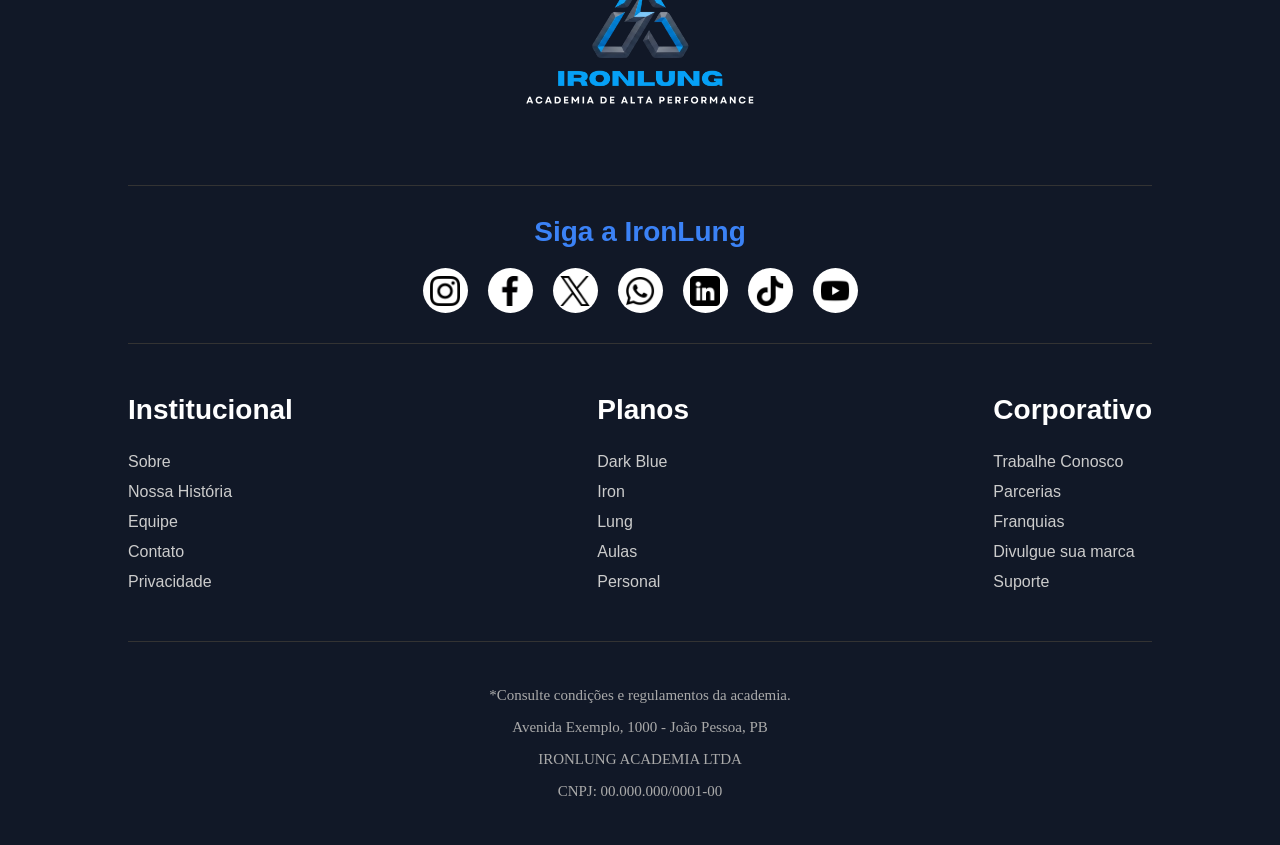
<file: IronLung/view/pag_Personal.html>
<!DOCTYPE html>
<html lang="pt-BR">
<head>
    <meta charset="UTF-8">
    <meta name="viewport" content="width=device-width, initial-scale=1.0">
    <link rel="shortcut icon" href="../imagens/favicon.ico" type="image/x-icon">
    <link rel="stylesheet" href="css_pagPersonal/style.css">
    <title>Personal IronLung</title>
</head>
<body>
        <header class="cabecalho-novo">
   <nav>
        <ul>
            <li><a href="../index.html">Home</a></li>
            <li><a href="pagina2.html">Sobre</a></li>
            <li><a href="pagina3.html">Contato</a></li>
            <li><a href="pagina4.html">Treinos</a></li>
            <li><a href="pagina5.html">Planos</a></li>
        </ul>
    </nav>
        
        <div class="area-logo">
            <img src="../imagens/Logo_academia_preto.png" alt="IronLung Academia de Alta Performance" class="logo-principal">
        </div>
    </header>

    <main class="conteudo">
        
        <section class="secao-texto">
            <h2 class="titulo-principal">Quem Somos e no Que Acreditamos</h2>
            <p class="subtitulo">A nossa academia nasceu da ideia de que precisamos de uma academia voltada para quem treina profissionalmente.</p>
            <p class="subtitulo">Queremos que você encontre aqui um ambiente saudável, focado na constância e na superação dos seus limites.</p>
        </section>

        <section class="secao-cards">
            <h2 class="titulo-principal">Nossa Estrutura</h2>
            <div class="container-planos">
                <div class="card">
                    <h3>Musculação</h3>
                    <p class="descricao">Área completa de musculação com pesos livres.</p>
                </div>
                <div class="card">
                    <h3>Cardio</h3>
                    <p class="descricao">Espaço equipado com esteiras e bicicletas para o desenvolvimento da resistência.</p>
                </div>
                <div class="card card-destaque">
                    <div class="tag">DIFERENCIAL</div>
                    <h3>Ambiente</h3>
                    <p class="descricao">Espaço limpo, altamente respeitoso e focado na disciplina diária.</p>
                </div>
            </div>
        </section>

        <section class="secao-cards">
            <h2 class="titulo-principal">Nossa Equipe</h2>
            <p class="subtitulo">Profissionais preparados e prudentes para guiar o seu treino com total segurança.</p>
            <div class="container-planos">
                <div class="card">
                    <h3>Professor 1</h3>
                    <p class="descricao">Graduado em Educação Física, especialista em musculação e treinamento funcional.</p>
                </div>
                <div class="card">
                    <h3>Professor 2</h3>
                    <p class="descricao">Graduada em Educação Física, especialista em saúde preventiva e reabilitação.</p>
                </div>
            </div>
        </section>

        <section class="secao-texto">
            <h2>O Que Dizem Nossos Alunos</h2>
            <blockquote class="depoimento">
                "A atmosfera da academia é diferente. As pessoas se respeitam e os professores realmente se importam com a nossa evolução e constância."
                <br>
                - <strong>João Marcelo, aluno há 6 meses.</strong>
            </blockquote>
        </section>

        <section class="secao-texto acao-final">
            <h2>Venha Treinar Conosco!</h2>
            <p>Não deixe a preguiça vencer. Exercite hoje mesmo.</p>
            <button class="botao-agendar">Agendar Aula Experimental Gratuita</button>
        </section>

    </main>

<footer class="footer">

    <!-- Logo -->   
    <div class="footer-logo">
        <img src="../imagens/Logo Academia Sem Fundo.png" alt="" class="imagem">        
    </div>

    <!-- Redes sociais -->
    <div class="footer-social">
        <h2 class="cor_h">Siga a IronLung</h2>

        <div class="social-icons">
            <a href="https://www.instagram.com/ironlung_academia/">
                <img src="../imagens/instagram.png" alt="instagram">
            </a>
            <a href="#">
                <img src="../imagens/facebook-app-symbol.png" alt="facebook">
            </a>
            <a href="#">
                <img src="../imagens/twitter.png" alt="twitter">
            </a>
            <a href="#">
                <img src="../imagens/whatsapp.png" alt="whatsapp">
            </a>
            <a href="#">
                <img src="../imagens/linkedin.png" alt="linkedin">
            </a>
            <a href="#">
                <img src="../imagens/tik-tok.png" alt="tiktok">
            </a>
            <a href="#">
                <img src="../imagens/youtube.png" alt="youtube">
            </a>
        </div>
    </div>

    <!-- Links -->
    <div class="footer-links">

        <div class="footer-column">
            <h3>Institucional</h3>

            <a href="pagina2.html">Sobre</a>
            <a href="pagina2.html">Nossa História</a>
            <a href="pag_Personal.html">Equipe</a>
            <a href="pagina3.html">Contato</a>
            <a href="#">Privacidade</a>
        </div>

        <div class="footer-column">
            <h3>Planos</h3>

            <a href="pagina5.html">Dark Blue</a>
            <a href="pagina5.html">Iron</a>
            <a href="pagina5.html">Lung</a>
            <a href="pagina4.html">Aulas</a>
            <a href="pag_Personal.html">Personal</a>
        </div>

        <div class="footer-column">
            <h3>Corporativo</h3>

            <a href="pag_Trabalhe_Conosco.html">Trabalhe Conosco</a>
            <a href="#">Parcerias</a>
            <a href="#">Franquias</a>
            <a href="#">Divulgue sua marca</a>
            <a href="#">Suporte</a>
        </div>

    </div>

    <!-- Parte final -->
    <div class="footer-bottom">
        <p>*Consulte condições e regulamentos da academia.</p>

        <p>
            Avenida Exemplo, 1000 - João Pessoa, PB
        </p>

        <p>
            IRONLUNG ACADEMIA LTDA
        </p>

        <p>
            CNPJ: 00.000.000/0001-00
        </p>
    </div>

</footer>

</body>
</html>
</file>
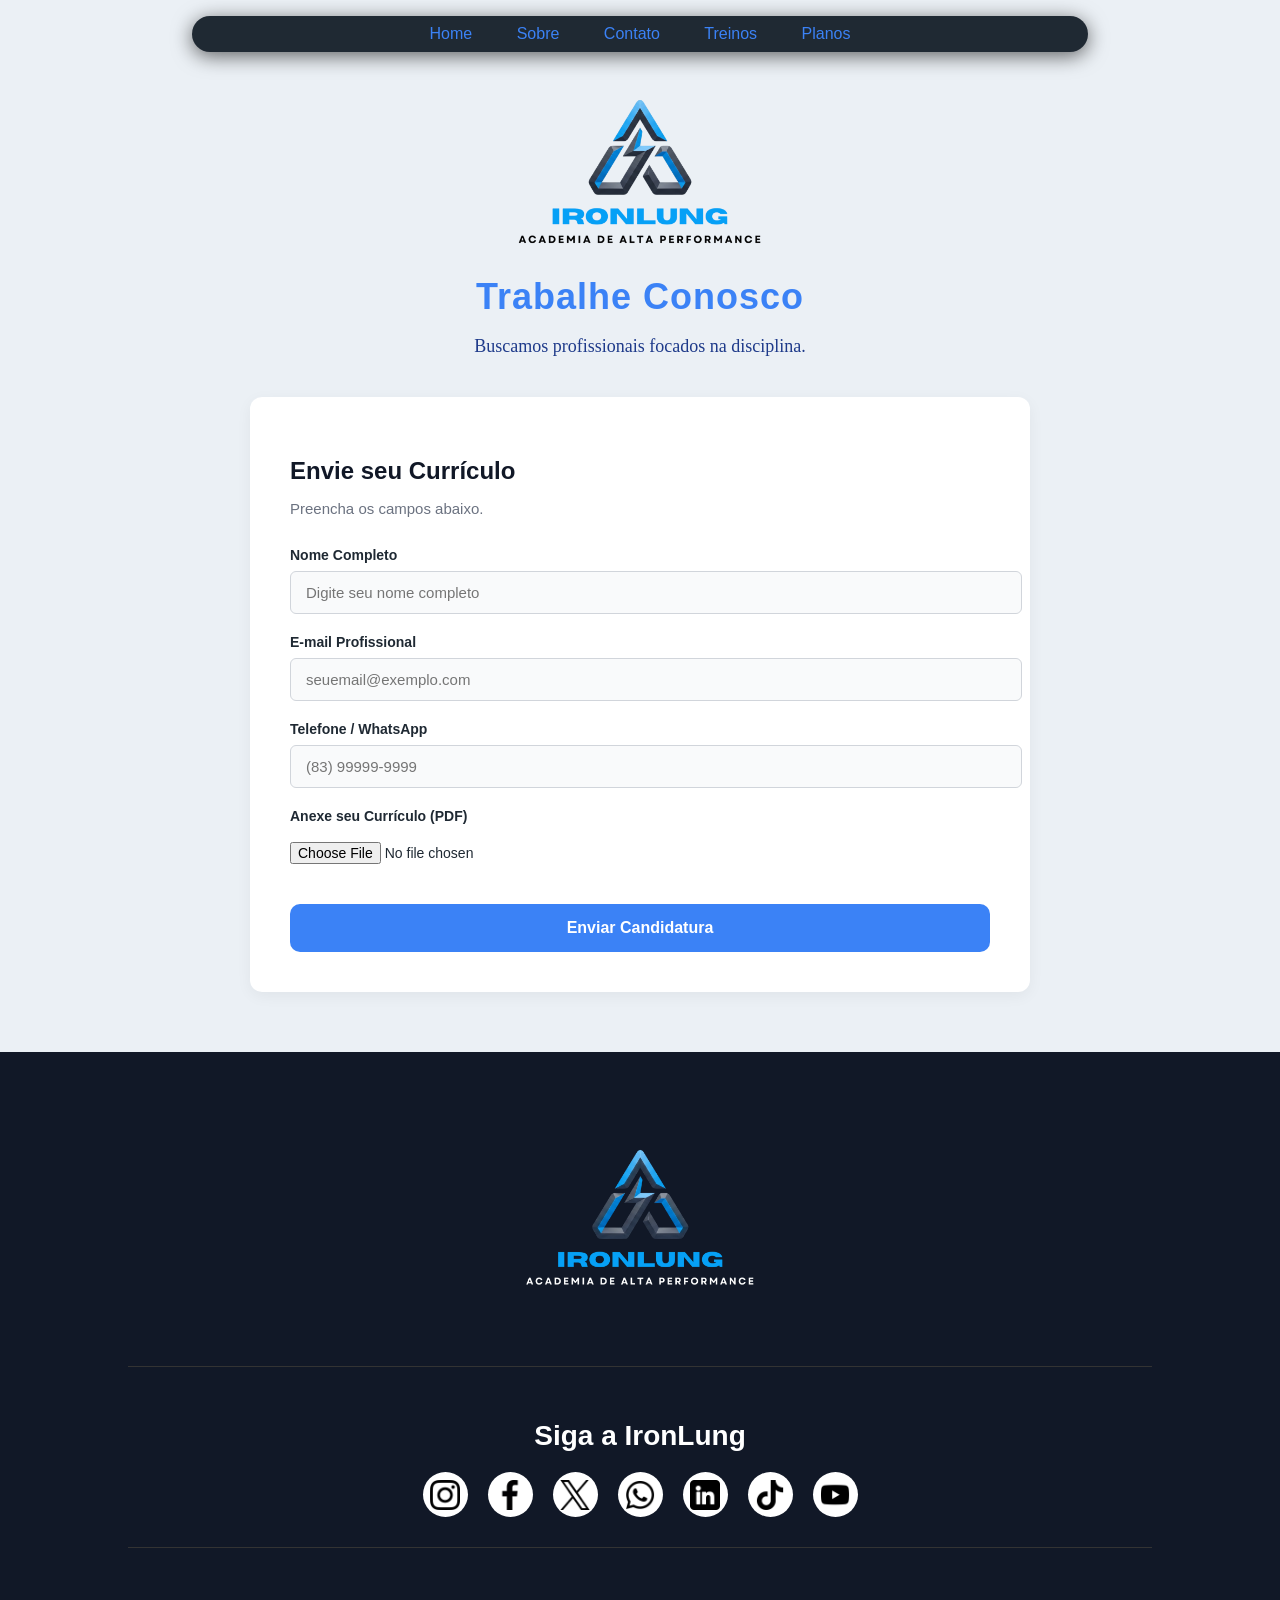
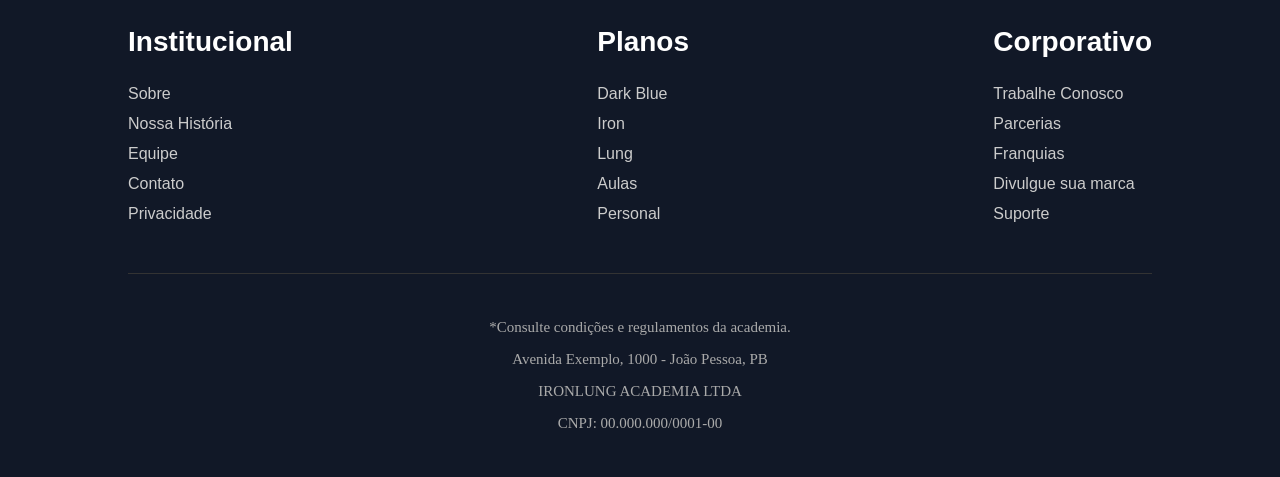
<file: IronLung/view/pag_Trabalhe_Conosco.html>
<!DOCTYPE html>
<html lang="en">
<head>
    <meta charset="UTF-8">
    <meta name="viewport" content="width=device-width, initial-scale=1.0">
    <link rel="stylesheet" href="css_pagTrabalhe_Conosco/style.css">
    <link rel="shortcut icon" href="../imagens/favicon.ico" type="image/x-icon">
    <title>Trabalhe Conosco</title>
</head>
<body>
       <nav>
        <ul>
            <li><a href="../index.html">Home</a></li>
            <li><a href="../view/pagina2.html">Sobre</a></li>
            <li><a href="pagina3.html">Contato</a></li>
            <li><a href="../view/pagina4.html">Treinos</a></li>
            <li><a href="pagina5.html">Planos</a></li>
        </ul>
    </nav>
        
    <article>
        <img src="../imagens/Logo_academia_preto.png" alt="logo_IL" class="logo">
    </article>

    </header>

    <main class="conteudo">
        
        <section class="secao-introducao">
            <h1>Trabalhe Conosco</h1>
            <p>Buscamos profissionais focados na disciplina.</p>
        </section>

        <section class="secao-formulario">
            <div class="container-formulario">
                <h2>Envie seu Currículo</h2>
                <p class="instrucao-form">Preencha os campos abaixo.</p>

                <form action="#" method="POST" class="form-trabalho" enctype="multipart/form-data">
                    <div class="grupo-campo">
                        <label for="nome">Nome Completo</label>
                        <input type="text" id="nome" name="nome" required placeholder="Digite seu nome completo">
                    </div>

                    <div class="grupo-campo">
                        <label for="email">E-mail Profissional</label>
                        <input type="email" id="email" name="email" required placeholder="seuemail@exemplo.com">
                    </div>

                    <div class="grupo-campo">
                        <label for="telefone">Telefone / WhatsApp</label>
                        <input type="tel" id="telefone" name="telefone" required placeholder="(83) 99999-9999">
                    </div>

                    <div class="grupo-campo">
                        <label for="curriculo">Anexe seu Currículo (PDF)</label>
                        <input type="file" id="curriculo" name="curriculo" required class="input-file" accept=".pdf">
                    </div>

                    <button type="submit" class="botao-enviar">Enviar Candidatura</button>
                </form>
            </div>
        </section>

    </main>

<footer class="footer">

    <!-- Logo -->   
    <div class="footer-logo">
        <img src="../imagens/Logo Academia Sem Fundo.png" alt="" class="imagem">        
    </div>

    <!-- Redes sociais -->
    <div class="footer-social">
        <h2 class="cor_h">Siga a IronLung</h2>

        <div class="social-icons">
            <a href="https://www.instagram.com/ironlung_academia/">
                <img src="../imagens/instagram.png" alt="instagram">
            </a>
            <a href="#">
                <img src="../imagens/facebook-app-symbol.png" alt="facebook">
            </a>
            <a href="#">
                <img src="../imagens/twitter.png" alt="twitter">
            </a>
            <a href="#">
                <img src="../imagens/whatsapp.png" alt="whatsapp">
            </a>
            <a href="#">
                <img src="../imagens/linkedin.png" alt="linkedin">
            </a>
            <a href="#">
                <img src="../imagens/tik-tok.png" alt="tiktok">
            </a>
            <a href="#">
                <img src="../imagens/youtube.png" alt="youtube">
            </a>
        </div>
    </div>

    <!-- Links -->
    <div class="footer-links">

        <div class="footer-column">
            <h3>Institucional</h3>

            <a href="view/pagina2.html">Sobre</a>
            <a href="view/pagina2.html">Nossa História</a>
            <a href="pag_Personal.html">Equipe</a>
            <a href="pagina3.html">Contato</a>
            <a href="#">Privacidade</a>
        </div>

        <div class="footer-column">
            <h3>Planos</h3>

            <a href="pagina5.html">Dark Blue</a>
            <a href="pagina5.html">Iron</a>
            <a href="pagina5.html">Lung</a>
            <a href="pagina4.html">Aulas</a>
            <a href="pag_Personal.html">Personal</a>
        </div>

        <div class="footer-column">
            <h3>Corporativo</h3>

            <a href="pag_Trabalhe_Conosco.html">Trabalhe Conosco</a>
            <a href="#">Parcerias</a>
            <a href="#">Franquias</a>
            <a href="#">Divulgue sua marca</a>
            <a href="#">Suporte</a>
        </div>

    </div>

    <!-- Parte final -->
    <div class="footer-bottom">
        <p>*Consulte condições e regulamentos da academia.</p>

        <p>
            Avenida Exemplo, 1000 - João Pessoa, PB
        </p>

        <p>
            IRONLUNG ACADEMIA LTDA
        </p>

        <p>
            CNPJ: 00.000.000/0001-00
        </p>
    </div>

</footer>
</body>
</html>
</file>
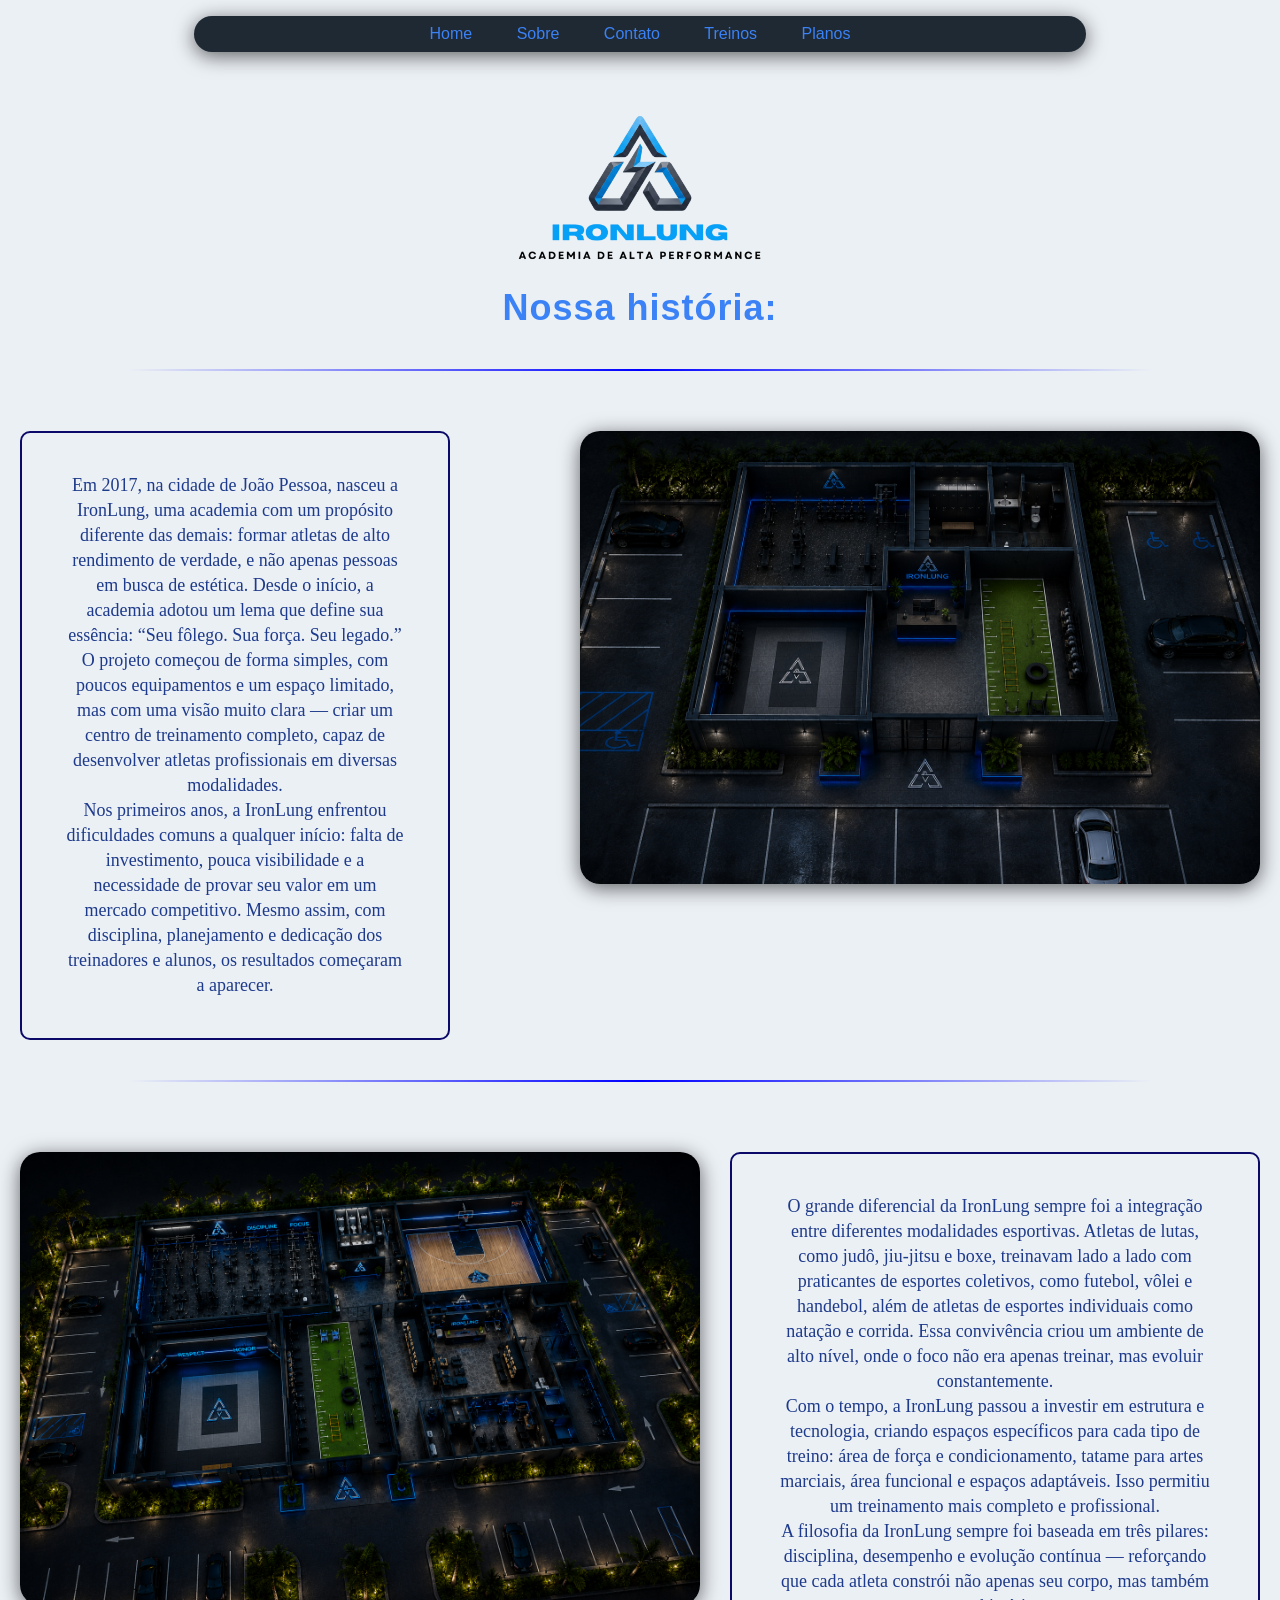
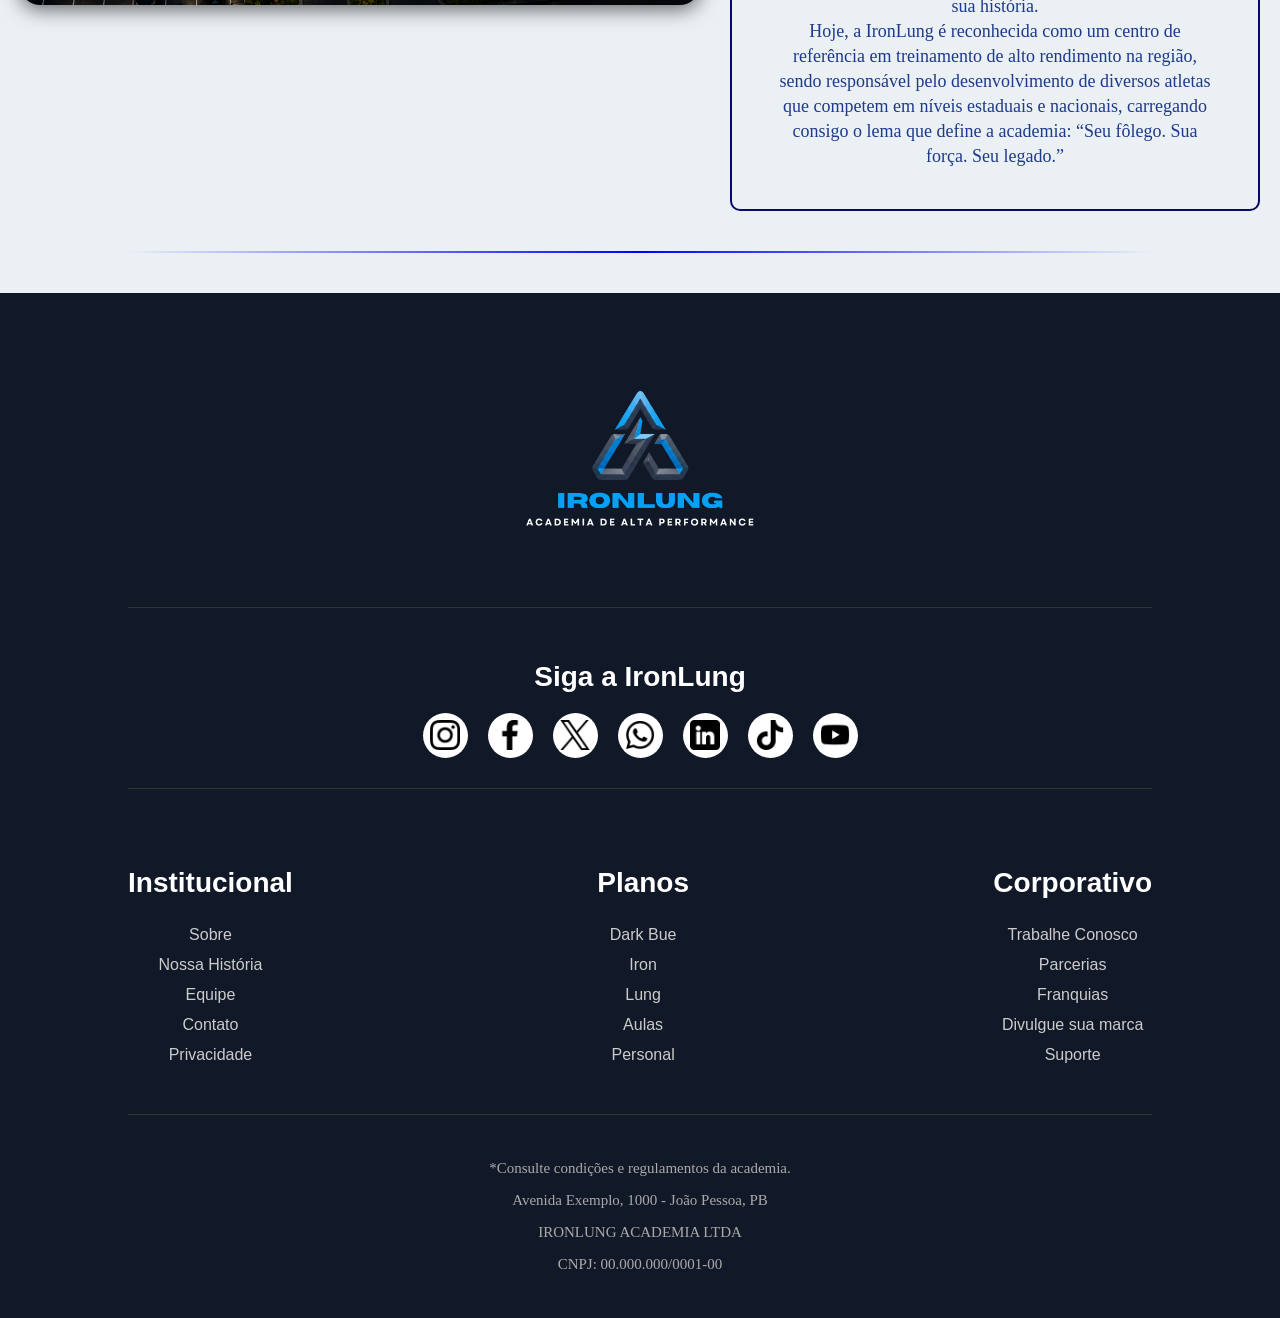
<file: IronLung/view/pagina2.html>
<!DOCTYPE html>
<html lang="pt-BR">
<head>
    <meta charset="UTF-8">
    <meta name="viewport" content="width=device-width, initial-scale=1.0">
    <title>Sobre a IronLung</title>
    <link rel="stylesheet"  href="css_pag2/style_sobre.css">
    <link rel="shortcut icon" href="../imagens/favicon.ico" type="image/x-icon">
</head>
<body>
    
        <nav>
            <ul>
                <li><a href="../index.html">Home</a></li>
                <li><a href="pagina2.html">Sobre</a></li>
                <li><a href="pagina3.html">Contato</a></li>
                <li><a href="../view/pagina4.html">Treinos</a></li>
                <li><a href="../view/pagina5.html">Planos</a></li>
            </ul>
        </nav> 

    <article>
        <img src="../imagens/Logo_academia_preto.png" alt="logo_IL" class="logo">
    </article>

        <h1>Nossa história:</h1>

        <hr class="divisor">
        <div class="parte1">
        <div class="borda1">
        <p>Em 2017, na cidade de João Pessoa, nasceu a IronLung, uma academia com um propósito diferente das demais: formar atletas de alto rendimento de verdade, e não apenas pessoas em busca de estética. Desde o início, a academia adotou um lema que define sua essência: “Seu fôlego. Sua força. Seu legado.”
        <br>O projeto começou de forma simples, com poucos equipamentos e um espaço limitado, mas com uma visão muito clara — criar um centro de treinamento completo, capaz de desenvolver atletas profissionais em diversas modalidades.
        <br>Nos primeiros anos, a IronLung enfrentou dificuldades comuns a qualquer início: falta de investimento, pouca visibilidade e a necessidade de provar seu valor em um mercado competitivo. Mesmo assim, com disciplina, planejamento e dedicação dos treinadores e alunos, os resultados começaram a aparecer.
        </p>

        </div>
    <img src="../imagens/IronLung_pobre.png" style="width: 680px;">
        </div>
        

        <hr class="divisor">

        <div class="parte2">
            <img src="../imagens/IronLung_rica.png" style="width: 680px;"> 
            <div class="borda2">
            <p>O grande diferencial da IronLung sempre foi a integração entre diferentes modalidades esportivas. Atletas de lutas, como judô, jiu-jitsu e boxe, treinavam lado a lado com praticantes de esportes coletivos, como futebol, vôlei e handebol, além de atletas de esportes individuais como natação e corrida. Essa convivência criou um ambiente de alto nível, onde o foco não era apenas treinar, mas evoluir constantemente.
        <br>Com o tempo, a IronLung passou a investir em estrutura e tecnologia, criando espaços específicos para cada tipo de treino: área de força e condicionamento, tatame para artes marciais, área funcional e espaços adaptáveis. Isso permitiu um treinamento mais completo e profissional.
        <br>A filosofia da IronLung sempre foi baseada em três pilares: disciplina, desempenho e evolução contínua — reforçando que cada atleta constrói não apenas seu corpo, mas também sua história.
        <br>Hoje, a IronLung é reconhecida como um centro de referência em treinamento de alto rendimento na região, sendo responsável pelo desenvolvimento de diversos atletas que competem em níveis estaduais e nacionais, carregando consigo o lema que define a academia: “Seu fôlego. Sua força. Seu legado.”</p>
            </div>
        </div>

    <hr class="divisor">

        <footer class="footer">

    <!-- Logo -->   
    <div class="footer-logo">
        <img src="../imagens/Logo Academia Sem Fundo.png" alt="" class="imagem">        
    </div>

    <!-- Redes sociais -->
    <div class="footer-social">
        <h2 class="cor_h">Siga a IronLung</h2>

        <div class="social-icons">
            <a href="https://www.instagram.com/ironlung_academia/">
                <img src="../imagens/instagram.png" alt="instagram">
            </a>
            <a href="#">
                <img src="../imagens/facebook-app-symbol.png" alt="facebook">
            </a>
            <a href="#">
                <img src="../imagens/twitter.png" alt="twitter">
            </a>
            <a href="#">
                <img src="../imagens/whatsapp.png" alt="whatsapp">
            </a>
            <a href="#">
                <img src="../imagens/linkedin.png" alt="linkedin">
            </a>
            <a href="#">
                <img src="../imagens/tik-tok.png" alt="tiktok">
            </a>
            <a href="#">
                <img src="../imagens/youtube.png" alt="youtube">
            </a>
        </div>
    </div>

    <!-- Links -->
    <div class="footer-links">

        <div class="footer-column">
            <h3>Institucional</h3>

            <a href="pagina2.html">Sobre</a>
            <a href="pagina2.html">Nossa História</a>
            <a href="pag_Personal.html">Equipe</a>
            <a href="pagina3.html">Contato</a>
            <a href="#">Privacidade</a>
        </div>

        <div class="footer-column">
            <h3>Planos</h3>

            <a href="../view/pagina5.html">Dark Bue</a>
            <a href="../view/pagina5.html">Iron</a>
            <a href="../view/pagina5.html">Lung</a>
            <a href="../view/pagina4.html">Aulas</a>
            <a href="pag_Personal.html">Personal</a>
        </div>

        <div class="footer-column">
            <h3>Corporativo</h3>

            <a href="pag_Trabalhe_Conosco.html">Trabalhe Conosco</a>
            <a href="#">Parcerias</a>
            <a href="#">Franquias</a>
            <a href="#">Divulgue sua marca</a>
            <a href="#">Suporte</a>
        </div>

    </div>

    <!-- Parte final -->
    <div class="footer-bottom">
        <p>*Consulte condições e regulamentos da academia.</p>

        <p>
            Avenida Exemplo, 1000 - João Pessoa, PB
        </p>

        <p>
            IRONLUNG ACADEMIA LTDA
        </p>

        <p>
            CNPJ: 00.000.000/0001-00
        </p>
    </div>

</footer>

</body>
</html>
</file>
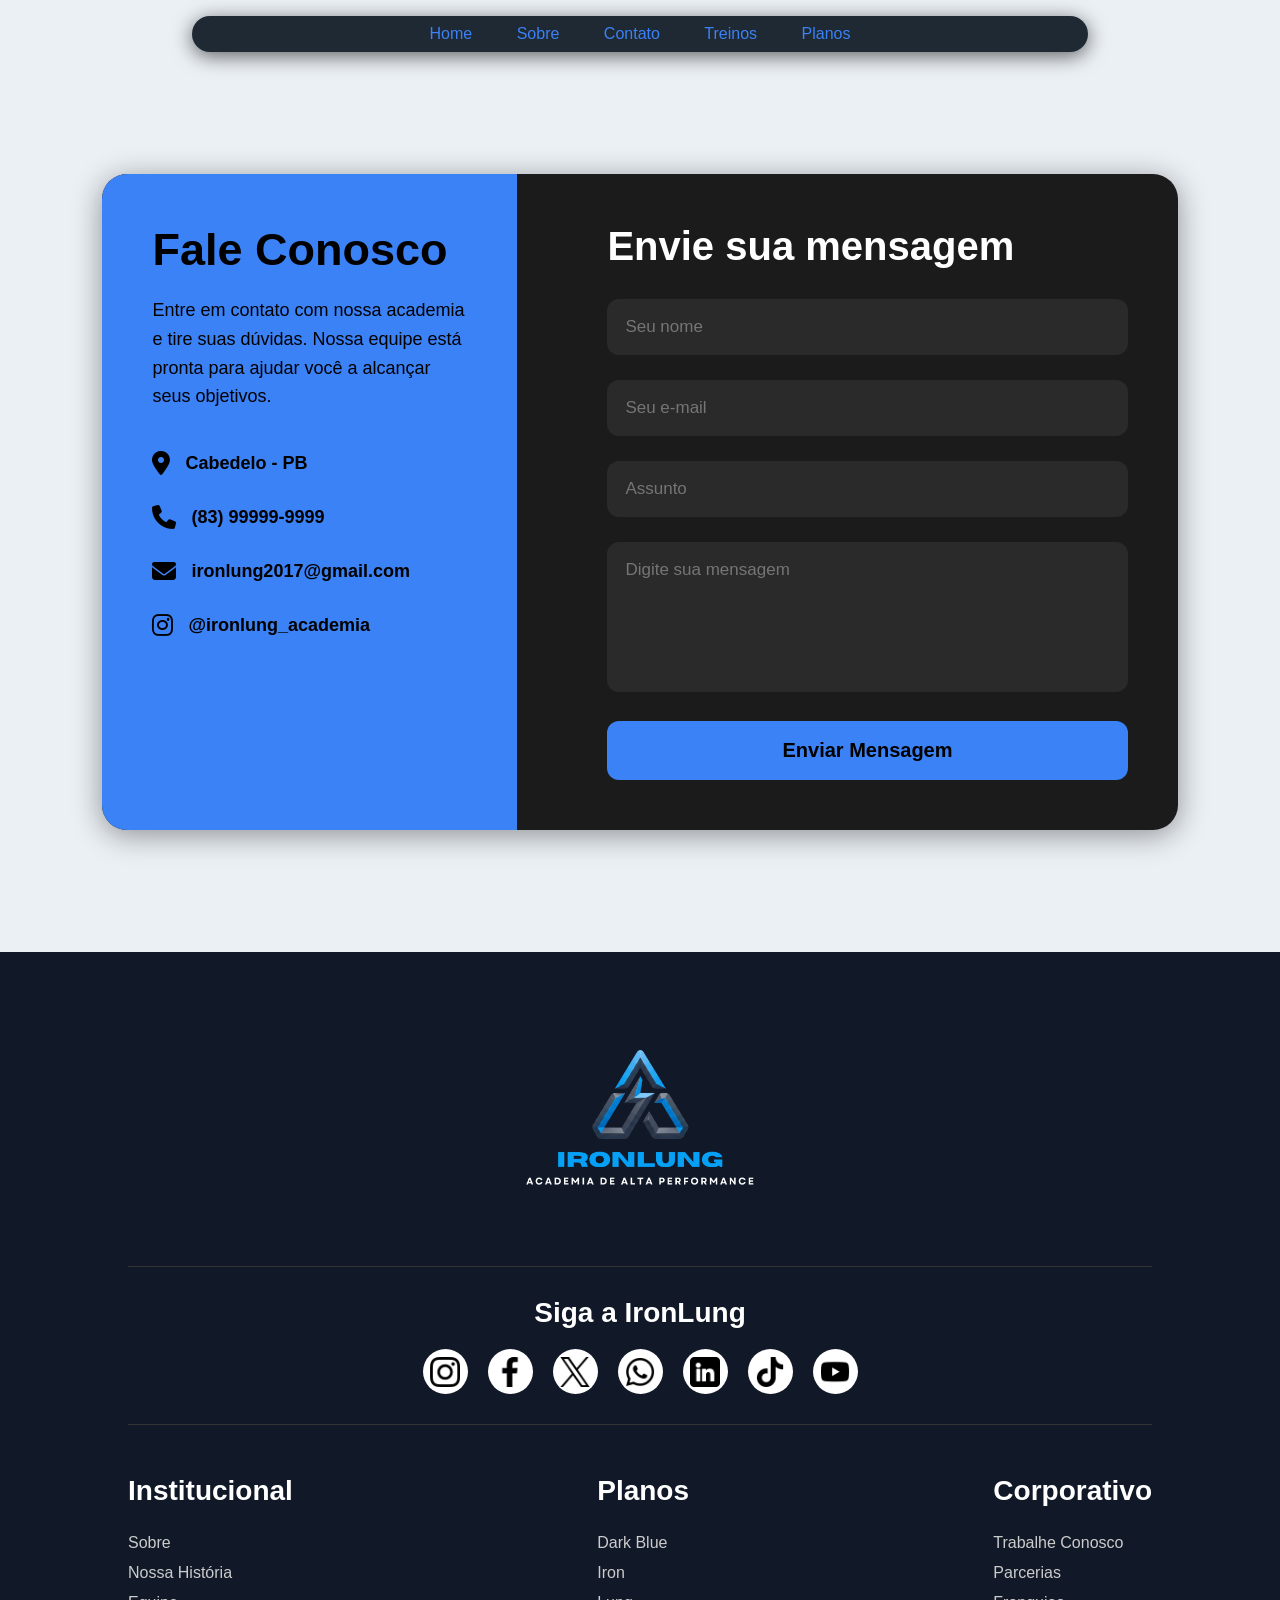
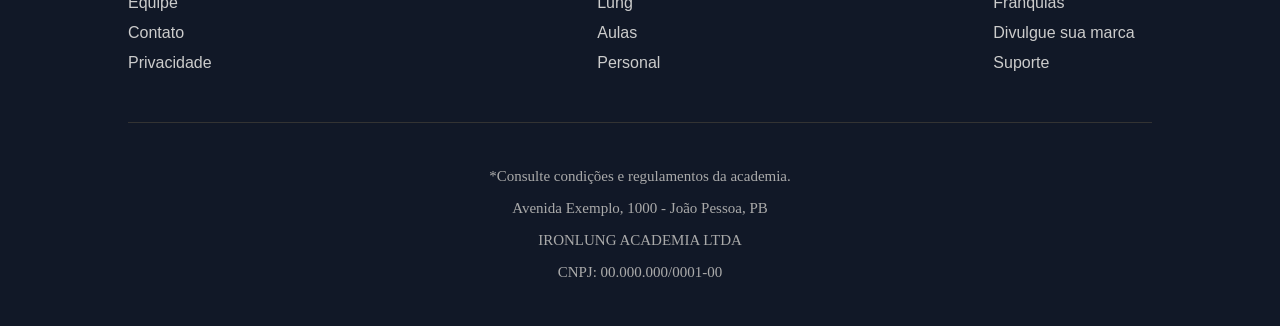
<file: IronLung/view/pagina3.html>
<!DOCTYPE html>
<html lang="pt-BR">

<head>
    <meta charset="UTF-8">
    <meta name="viewport" content="width=device-width, initial-scale=1.0">
    <title>Contato Academia</title>
    <link rel="stylesheet" href="css_pag3/style.css">
    <link rel="shortcut icon" href="../imagens/favicon.ico" type="image/x-icon">
    <link rel="stylesheet"
        href="https://cdnjs.cloudflare.com/ajax/libs/font-awesome/6.5.1/css/all.min.css">

</head>

<body>

    <nav>
        <ul>
            <li><a href="../index.html">Home</a></li>
            <li><a href="../view/pagina2.html">Sobre</a></li>
            <li><a href="pagina3.html">Contato</a></li>
            <li><a href="../view/pagina4.html">Treinos</a></li>
            <li><a href="../view/pagina5.html">Planos</a></li>
        </ul>
    </nav>

    <section class="contato">

        <div class="container">

            <!-- ESQUERDA -->
            <div class="info">

                <h1>Fale Conosco</h1>

                <p>
                    Entre em contato com nossa academia e tire suas dúvidas.
                    Nossa equipe está pronta para ajudar você a alcançar seus objetivos.
                </p>

                <div class="item">
                    <i class="fa-solid fa-location-dot"></i>
                    <span>Cabedelo - PB</span>
                </div>

                <div class="item">
                    <i class="fa-solid fa-phone"></i>
                    <span>(83) 99999-9999</span>
                </div>

                <div class="item">
                    <i class="fa-solid fa-envelope"></i>
                    <span>ironlung2017@gmail.com</span> 
                </div>

                <div class="item">
                    <i class="fa-brands fa-instagram"></i>
                    <span>@ironlung_academia</span>
                </div>

            </div>

            <!-- DIREITA -->
            <div class="formulario">

                <h2>Envie sua mensagem</h2>

                <form>

                    <div class="input-box">
                        <input type="text" placeholder="Seu nome" required>
                    </div>

                    <div class="input-box">
                        <input type="email" placeholder="Seu e-mail" required>
                    </div>

                    <div class="input-box">
                        <input type="text" placeholder="Assunto">
                    </div>

                    <div class="input-box">
                        <textarea placeholder="Digite sua mensagem"></textarea>
                    </div>

                    <button class="btn">Enviar Mensagem</button>

                </form>

            </div>

        </div>

    </section>

    <footer class="footer">

    <!-- Logo -->   
    <div class="footer-logo">
        <img src="../imagens/Logo Academia Sem Fundo.png" alt="" class="imagem">        
    </div>

    <!-- Redes sociais -->
    <div class="footer-social">
        <h2 class="cor_h">Siga a IronLung</h2>

        <div class="social-icons">
            <a href="https://www.instagram.com/ironlung_academia/">
                <img src="../imagens/instagram.png" alt="instagram">
            </a>
            <a href="#">
                <img src="../imagens/facebook-app-symbol.png" alt="facebook">
            </a>
            <a href="#">
                <img src="../imagens/twitter.png" alt="twitter">
            </a>
            <a href="#">
                <img src="../imagens/whatsapp.png" alt="whatsapp">
            </a>
            <a href="#">
                <img src="../imagens/linkedin.png" alt="linkedin">
            </a>
            <a href="#">
                <img src="../imagens/tik-tok.png" alt="tiktok">
            </a>
            <a href="#">
                <img src="../imagens/youtube.png" alt="youtube">
            </a>
        </div>
    </div>

    <!-- Links -->
    <div class="footer-links">

        <div class="footer-column">
            <h3>Institucional</h3>

            <a href="view/pagina2.html">Sobre</a>
            <a href="view/pagina2.html">Nossa História</a>
            <a href="pag_Personal.html">Equipe</a>
            <a href="pagina3.html">Contato</a>
            <a href="#">Privacidade</a>
        </div>

        <div class="footer-column">
            <h3>Planos</h3>

            <a href="pagina5.html">Dark Blue</a>
            <a href="pagina5.html">Iron</a>
            <a href="pagina5.html">Lung</a>
            <a href="pagina4.html">Aulas</a>
            <a href="pag_Personal.html">Personal</a>
        </div>

        <div class="footer-column">
            <h3>Corporativo</h3>

            <a href="pag_Trabalhe_Conosco.html">Trabalhe Conosco</a>
            <a href="#">Parcerias</a>
            <a href="#">Franquias</a>
            <a href="#">Divulgue sua marca</a>
            <a href="#">Suporte</a>
        </div>

    </div>

    <!-- Parte final -->
    <div class="footer-bottom">
        <p>*Consulte condições e regulamentos da academia.</p>

        <p>
            Avenida Exemplo, 1000 - João Pessoa, PB
        </p>

        <p>
            IRONLUNG ACADEMIA LTDA
        </p>

        <p>
            CNPJ: 00.000.000/0001-00
        </p>
    </div>

</footer>

</body>

</html>
</file>
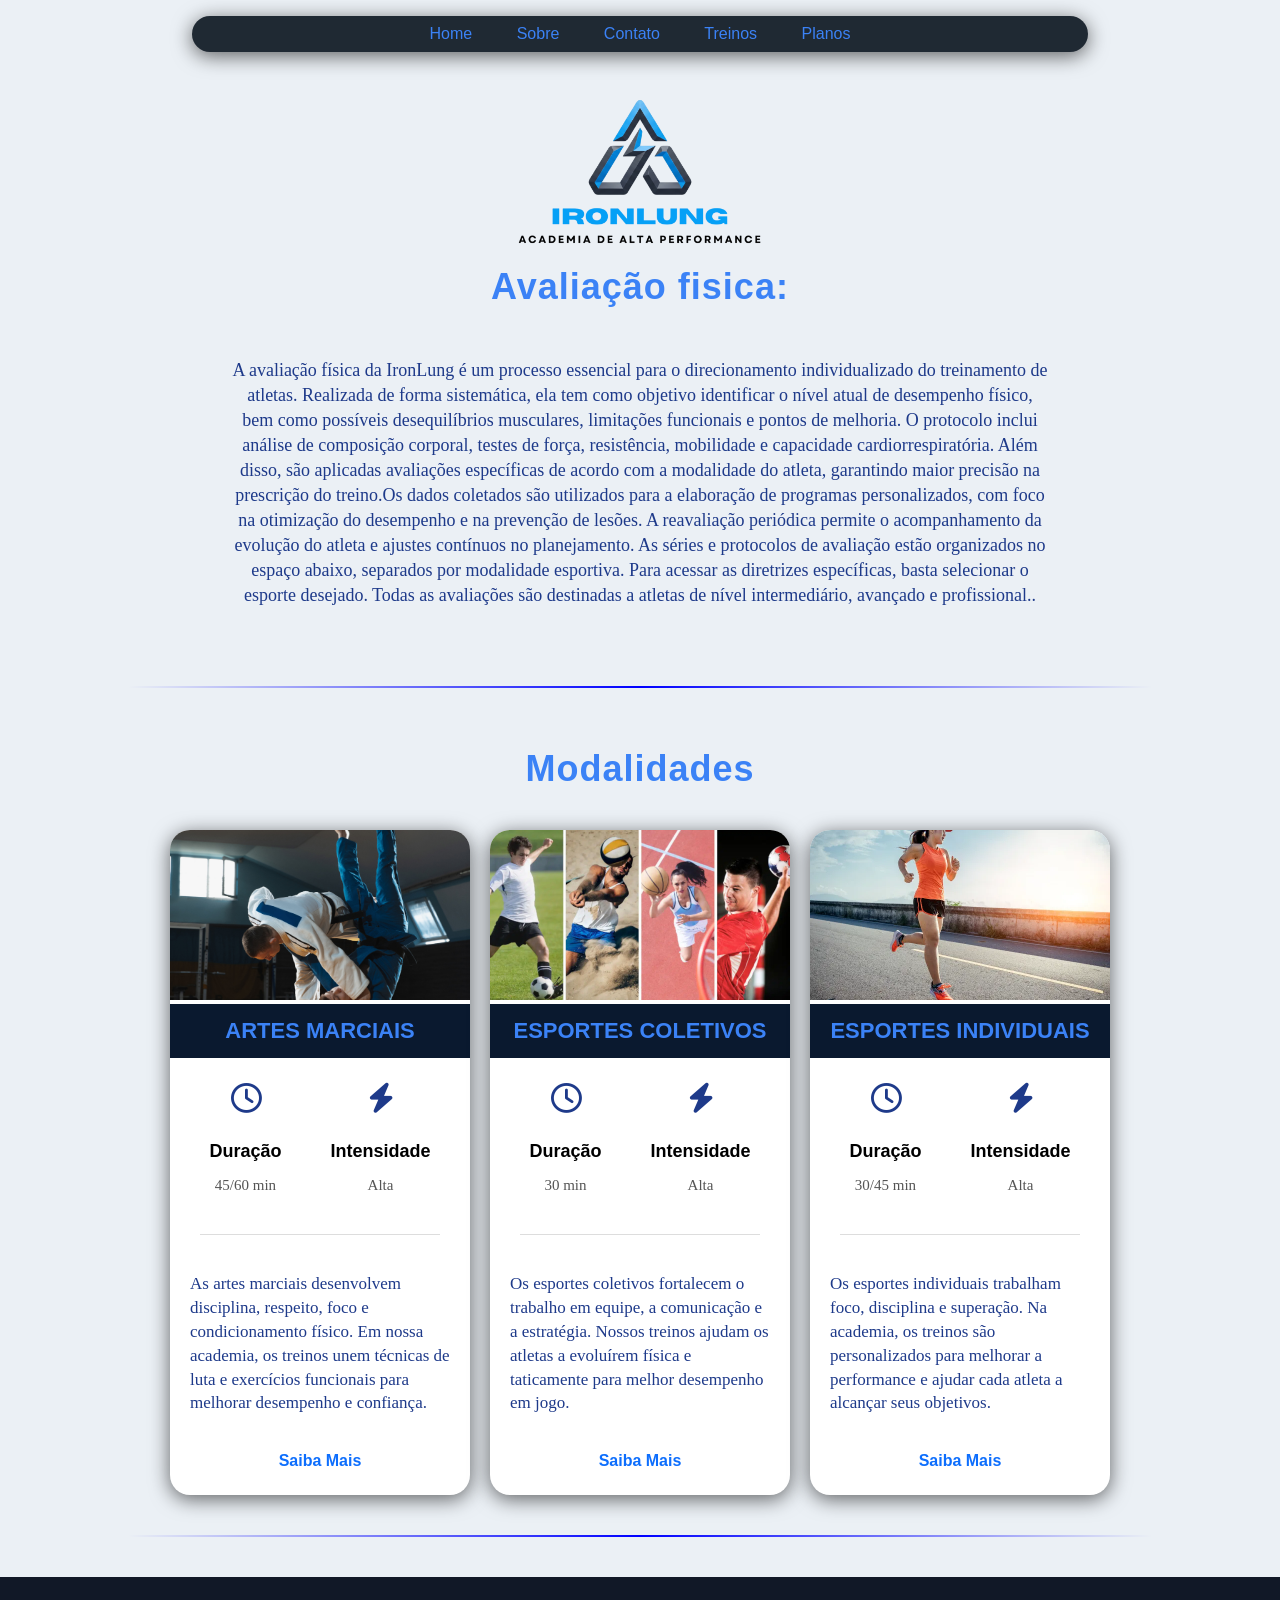
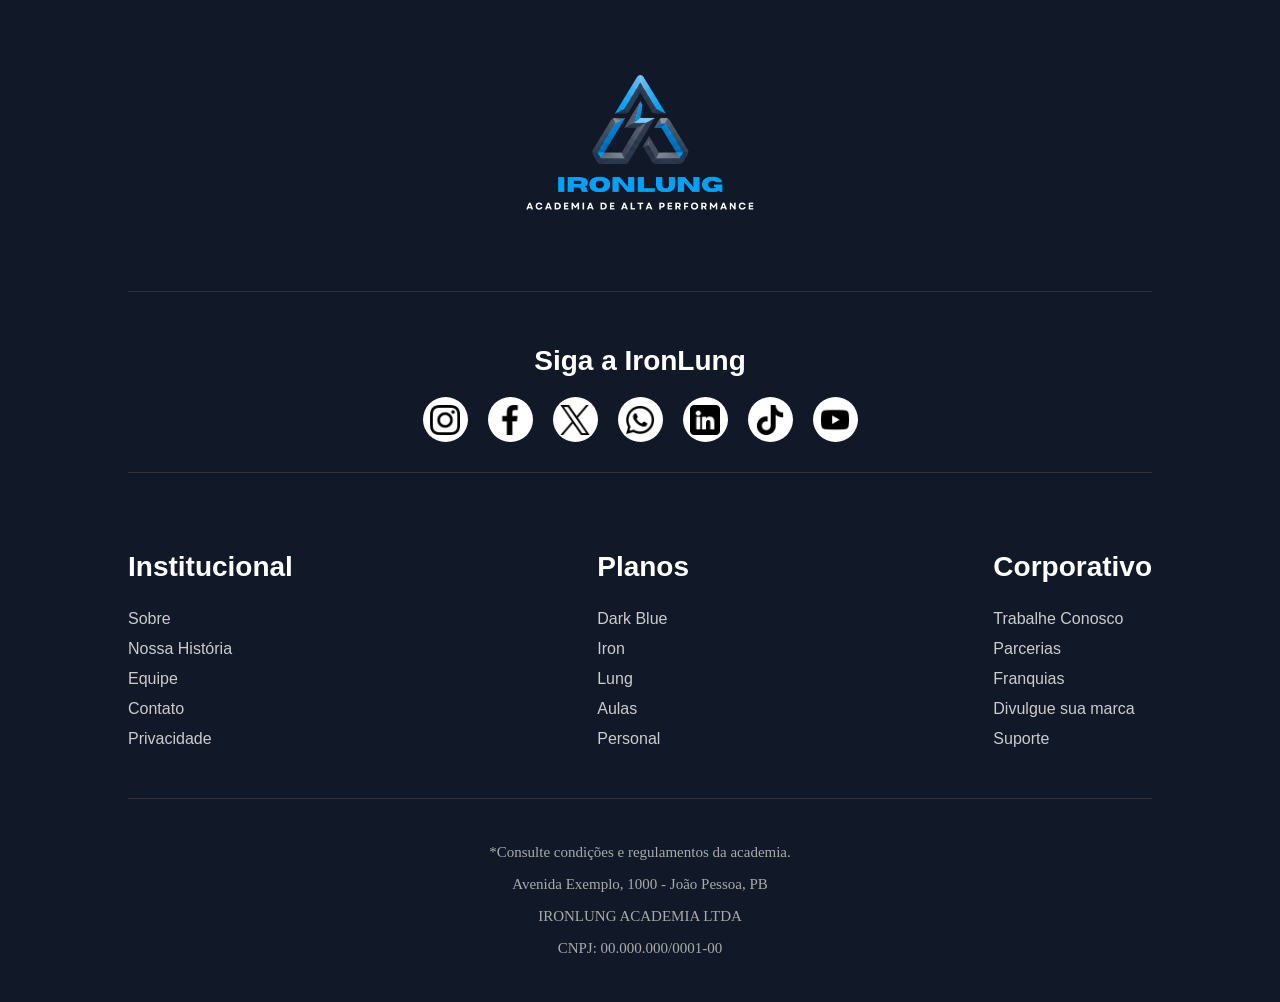
<file: IronLung/view/pagina4.html>
<!DOCTYPE html>
<html lang="pt-BR">
<head>
    <meta charset="UTF-8">
    <meta name="viewport" content="width=device-width, initial-scale=1.0">
    <link rel="stylesheet" href="css_pag4/style.css">
    <link rel="shortcut icon" href="../imagens/favicon.ico" type="image/x-icon">
        <link rel="stylesheet"
href="https://cdnjs.cloudflare.com/ajax/libs/font-awesome/6.5.1/css/all.min.css">
    <title>Avaliação Física</title>
</head>
<body>

   <nav>
        <ul>
            <li><a href="../index.html">Home</a></li>
            <li><a href="../view/pagina2.html">Sobre</a></li>
            <li><a href="pagina3.html">Contato</a></li>
            <li><a href="pagina4.html">Treinos</a></li>
            <li><a href="../view/pagina5.html">Planos</a></li>
        </ul>
    </nav>

        <div class="area-logo">
            <img src="../imagens/Logo_academia_preto.png" alt="IronLung" class="logo-principal">
        </div>

    <h1>Avaliação fisica:</h1>
        <div class="texto">
            <p>A avaliação física da IronLung é um processo essencial para o direcionamento individualizado do treinamento de atletas. Realizada de forma sistemática, ela tem como objetivo identificar o nível atual de desempenho físico, bem como possíveis desequilíbrios musculares, limitações funcionais e pontos de melhoria. O protocolo inclui análise de composição corporal, testes de força, resistência, mobilidade e capacidade cardiorrespiratória. Além disso, são aplicadas avaliações específicas de acordo com a modalidade do atleta, garantindo maior precisão na prescrição do treino.Os dados coletados são utilizados para a elaboração de programas personalizados, com foco na otimização do desempenho e na prevenção de lesões. A reavaliação periódica permite o acompanhamento da evolução do atleta e ajustes contínuos no planejamento. As séries e protocolos de avaliação estão organizados no espaço abaixo, separados por modalidade esportiva. Para acessar as diretrizes específicas, basta selecionar o esporte desejado. Todas as avaliações são destinadas a atletas de nível intermediário, avançado e profissional..
            </p>
        </div>

        <hr class="divisor">

        <h1>Modalidades</h1>
        
    <section>

        <div class="cards">

            <!-- CARD 1 -->
            <div class="card">

                <img src="../imagens/judo222.jpg" alt="judô">

                <div class="nome-aula">
                    ARTES MARCIAIS
                </div>

                <div class="info">

                    <div class="item-info">
                        <i class="fa-regular fa-clock"></i>
                        <h3>Duração</h3>
                        <p>45/60 min</p>
                    </div>

                    <div class="item-info">
                        <i class="fa-solid fa-bolt"></i>
                        <h3>Intensidade</h3>
                        <p>Alta</p>
                    </div>

                </div>

                <div class="linha"></div>

                <p class="descricao">
                    As artes marciais desenvolvem disciplina, respeito, foco e condicionamento físico. Em nossa academia, os treinos unem técnicas de luta e exercícios funcionais para melhorar desempenho e confiança.
                </p>

                <a href="pag_ArteMarcial.html" class="botao">Saiba Mais</a>

            </div>

            <!-- CARD 2 -->
            <div class="card">

                <img src="../imagens/esportes_coletivos3.jpg" alt="Esportes coletivos">

                <div class="nome-aula">
                    ESPORTES COLETIVOS
                </div>

                <div class="info">

                    <div class="item-info">
                        <i class="fa-regular fa-clock"></i>
                        <h3>Duração</h3>
                        <p>30 min</p>
                    </div>

                    <div class="item-info">
                        <i class="fa-solid fa-bolt"></i>
                        <h3>Intensidade</h3>
                        <p>Alta</p>
                    </div>

                </div>

                <div class="linha"></div>

                <p class="descricao">
                    Os esportes coletivos fortalecem o trabalho em equipe, a comunicação e a estratégia. Nossos treinos ajudam os atletas a evoluírem física e taticamente para melhor desempenho em jogo.
                </p>

                <a href="pag_Coletivo.html" class="botao">Saiba Mais</a>

            </div>

            <!-- CARD 3 -->
            <div class="card">

                <img src="../imagens/corrida.webp" alt="Esportes individuais">

                <div class="nome-aula">
                    ESPORTES INDIVIDUAIS
                </div>

                <div class="info">

                    <div class="item-info">
                        <i class="fa-regular fa-clock"></i>
                        <h3>Duração</h3>
                        <p>30/45 min</p>
                    </div>

                    <div class="item-info">
                        <i class="fa-solid fa-bolt"></i>
                        <h3>Intensidade</h3>
                        <p>Alta</p>
                    </div>

                </div>

                <div class="linha"></div>

                <p class="descricao">
                    Os esportes individuais trabalham foco, disciplina e superação. Na academia, os treinos são personalizados para melhorar a performance e ajudar cada atleta a alcançar seus objetivos.
                </p>

                <a href="pag_Individuais.html" class="botao">Saiba Mais</a>

            </div>

        </div>

    </section>

<hr class="divisor">

<footer class="footer">

    <!-- Logo -->   
    <div class="footer-logo">
        <img src="../imagens/Logo Academia Sem Fundo.png" alt="" class="imagem">        
    </div>

    <!-- Redes sociais -->
    <div class="footer-social">
        <h2 class="cor_h">Siga a IronLung</h2>

        <div class="social-icons">
            <a href="https://www.instagram.com/ironlung_academia/">
                <img src="../imagens/instagram.png" alt="instagram">
            </a>
            <a href="#">
                <img src="../imagens/facebook-app-symbol.png" alt="facebook">
            </a>
            <a href="#">
                <img src="../imagens/twitter.png" alt="twitter">
            </a>
            <a href="#">
                <img src="../imagens/whatsapp.png" alt="whatsapp">
            </a>
            <a href="#">
                <img src="../imagens/linkedin.png" alt="linkedin">
            </a>
            <a href="#">
                <img src="../imagens/tik-tok.png" alt="tiktok">
            </a>
            <a href="#">
                <img src="../imagens/youtube.png" alt="youtube">
            </a>
        </div>
    </div>

    <!-- Links -->
    <div class="footer-links">

        <div class="footer-column">
            <h3>Institucional</h3>

            <a href="view/pagina2.html">Sobre</a>
            <a href="view/pagina2.html">Nossa História</a>
            <a href="pag_Personal.html">Equipe</a>
            <a href="pagina3.html">Contato</a>
            <a href="#">Privacidade</a>
        </div>

        <div class="footer-column">
            <h3>Planos</h3>

            <a href="view/pagina5.html">Dark Blue</a>
            <a href="view/pagina5.html">Iron</a>
            <a href="view/pagina5.html">Lung</a>
            <a href="pagina4.html">Aulas</a>
            <a href="pag_Personal.html">Personal</a>
        </div>

        <div class="footer-column">
            <h3>Corporativo</h3>

            <a href="pag_Trabalhe_Conosco.html">Trabalhe Conosco</a>
            <a href="#">Parcerias</a>
            <a href="#">Franquias</a>
            <a href="#">Divulgue sua marca</a>
            <a href="#">Suporte</a>
        </div>

    </div>

    <!-- Parte final -->
    <div class="footer-bottom">
        <p>*Consulte condições e regulamentos da academia.</p>

        <p>
            Avenida Exemplo, 1000 - João Pessoa, PB
        </p>

        <p>
            IRONLUNG ACADEMIA LTDA
        </p>

        <p>
            CNPJ: 00.000.000/0001-00
        </p>
    </div>

</footer>

</body>
</html>
</file>
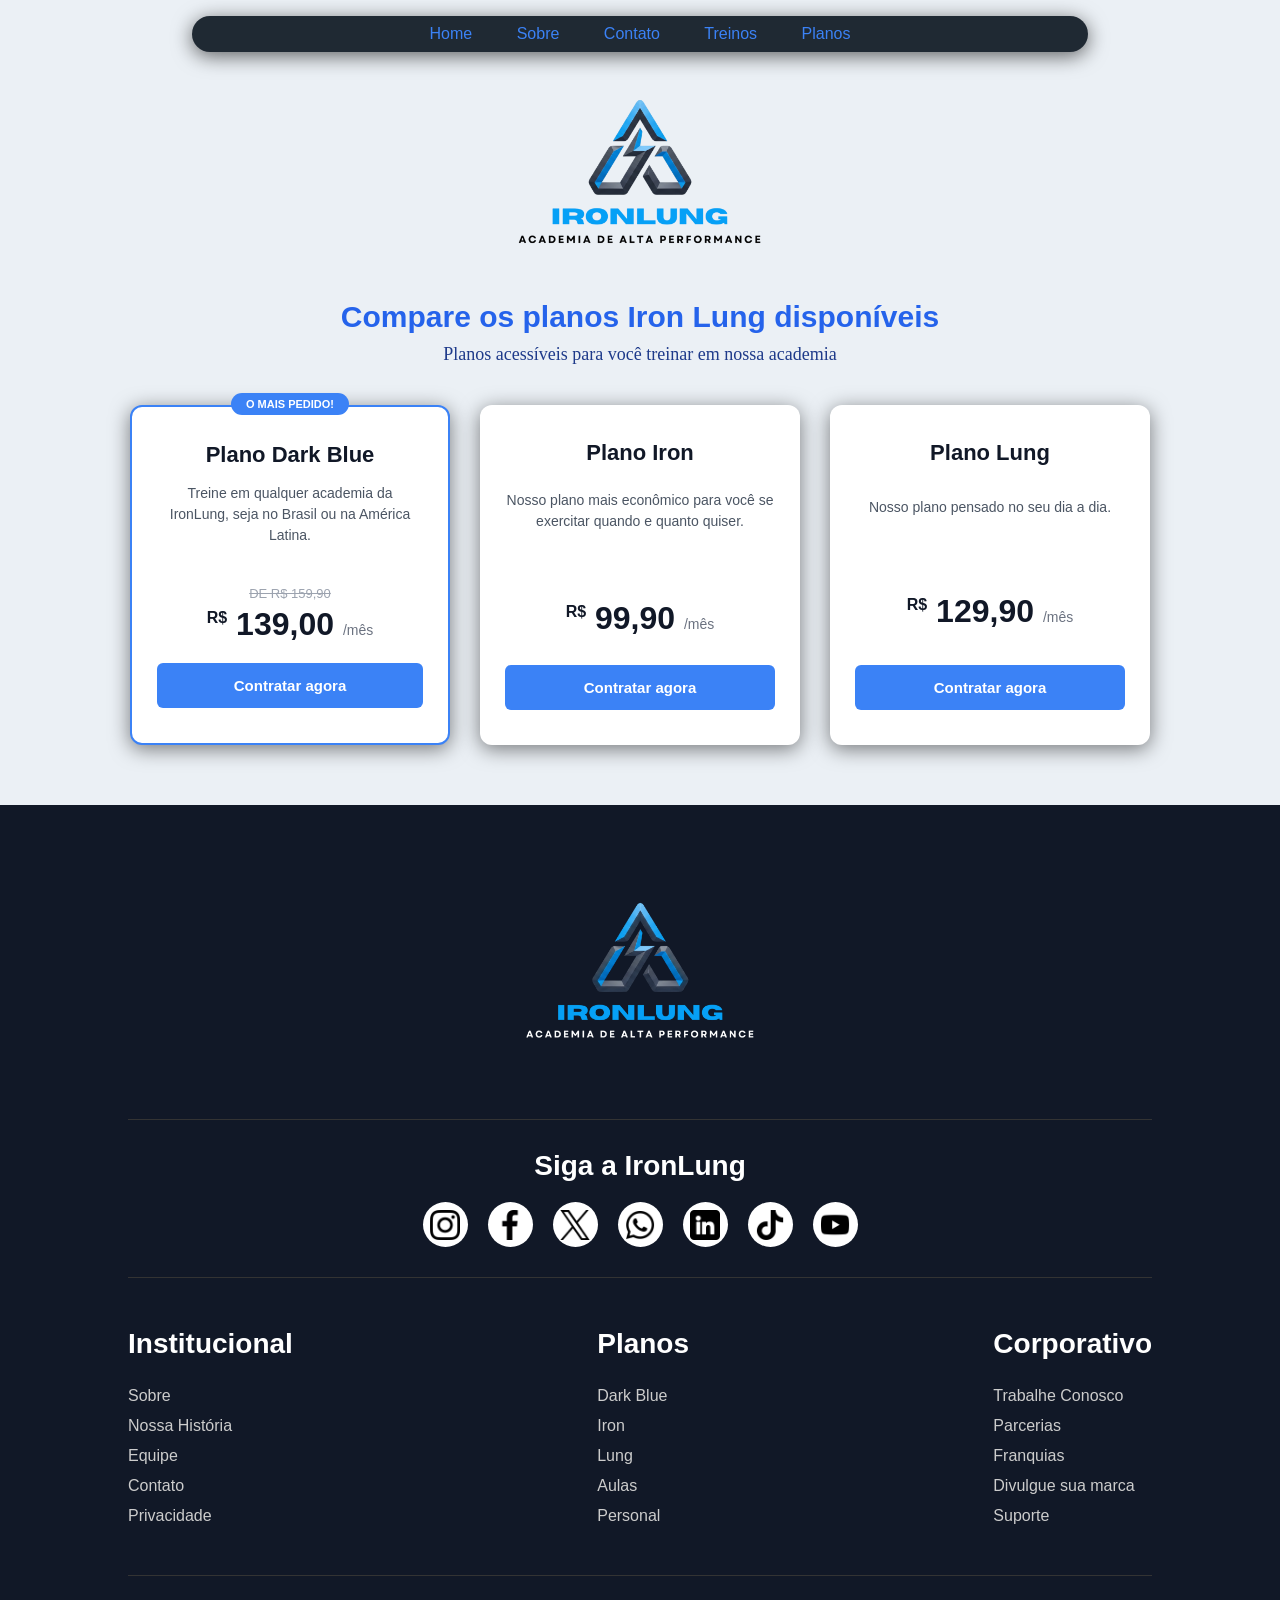
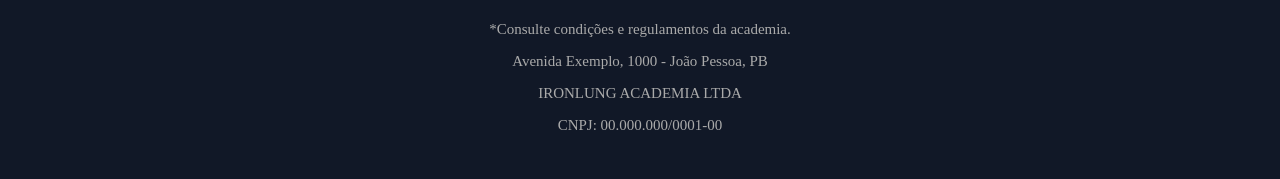
<file: IronLung/view/pagina5.html>
<!DOCTYPE html>
<html lang="pt-BR">
<head>
    <meta charset="UTF-8">
    <meta name="viewport" content="width=device-width, initial-scale=1.0">
    <title>Planos IronLung</title>
    <link rel="stylesheet" href="css_pag5/style_planos.css">
    <link rel="stylesheet" href="https://cdnjs.cloudflare.com/ajax/libs/font-awesome/6.5.1/css/all.min.css">
    <link rel="icon" type="image/x-icon" href="../imagens/favicon.ico">
</head>
<body>

    <header class="cabecalho-novo">
   <nav>
        <ul>
            <li><a href="../index.html">Home</a></li>
            <li><a href="../view/pagina2.html">Sobre</a></li>
            <li><a href="pagina3.html">Contato</a></li>
            <li><a href="../view/pagina4.html">Treinos</a></li>
            <li><a href="pagina5.html">Planos</a></li>
        </ul>
    </nav>
        
        <div class="area-logo">
            <img src="../imagens/Logo_academia_preto.png" alt="IronLung" class="logo-principal">
        </div>
    </header>

    <main class="conteudo">
        <h2 class="titulo-principal">Compare os planos Iron Lung disponíveis</h2>
        <p class="subtitulo">Planos acessíveis para você treinar em nossa academia</p>

        <div class="container-planos">

            <div class="card card-destaque">
                <span class="tag">O MAIS PEDIDO!</span>
                <h3>Plano Dark Blue</h3>
                <p class="descricao">Treine em qualquer academia da IronLung, seja no Brasil ou na América Latina.</p>
                <div class="precos">
                    <p class="preco-antigo">DE R$ 159,90</p>
                    <p class="preco-atual"><span>R$</span> 139,00 <small>/mês</small></p>
                </div>
                <button class="botao-agendar">Contratar agora</button>
            </div>

            <div class="card">
                <h3>Plano Iron</h3>
                <p class="descricao">Nosso plano mais econômico para você se exercitar quando e quanto quiser.</p>
                <div class="precos">
                    <p class="preco-antigo"><br></p> 
                    <p class="preco-atual"><span>R$</span> 99,90 <small>/mês</small></p>
                </div>
                <button class="botao-agendar">Contratar agora</button>
            </div>

            <div class="card">
                <h3>Plano Lung</h3>
                <p class="descricao">Nosso plano pensado no seu dia a dia.</p>
                <div class="precos">
                    <p class="preco-antigo"><br></p>
                    <p class="preco-atual"><span>R$</span> 129,90 <small>/mês</small></p>
                </div>
                <button class="botao-agendar">Contratar agora</button>
            </div>

        </div>
    </main>

<footer class="footer">

    <!-- Logo -->   
    <div class="footer-logo">
        <img src="../imagens/Logo Academia Sem Fundo.png" alt="" class="imagem">        
    </div>

    <!-- Redes sociais -->
    <div class="footer-social">
        <h2 class="cor_h">Siga a IronLung</h2>

        <div class="social-icons">
            <a href="https://www.instagram.com/ironlung_academia/">
                <img src="../imagens/instagram.png" alt="instagram">
            </a>
            <a href="#">
                <img src="../imagens/facebook-app-symbol.png" alt="facebook">
            </a>
            <a href="#">
                <img src="../imagens/twitter.png" alt="twitter">
            </a>
            <a href="#">
                <img src="../imagens/whatsapp.png" alt="whatsapp">
            </a>
            <a href="#">
                <img src="../imagens/linkedin.png" alt="linkedin">
            </a>
            <a href="#">
                <img src="../imagens/tik-tok.png" alt="tiktok">
            </a>
            <a href="#">
                <img src="../imagens/youtube.png" alt="youtube">
            </a>
        </div>
    </div>

    <!-- Links -->
    <div class="footer-links">

        <div class="footer-column">
            <h3>Institucional</h3>

            <a href="view/pagina2.html">Sobre</a>
            <a href="view/pagina2.html">Nossa História</a>
            <a href="pag_Personal.html">Equipe</a>
            <a href="pagina3.html">Contato</a>
            <a href="#">Privacidade</a>
        </div>

        <div class="footer-column">
            <h3>Planos</h3>

            <a href="pagina5.html">Dark Blue</a>
            <a href="pagina5.html">Iron</a>
            <a href="pagina5.html">Lung</a>
            <a href="pagina4.html">Aulas</a>
            <a href="pag_Personal.html">Personal</a>
        </div>

        <div class="footer-column">
            <h3>Corporativo</h3>

            <a href="pag_Trabalhe_Conosco.html">Trabalhe Conosco</a>
            <a href="#">Parcerias</a>
            <a href="#">Franquias</a>
            <a href="#">Divulgue sua marca</a>
            <a href="#">Suporte</a>
        </div>

    </div>

    <!-- Parte final -->
    <div class="footer-bottom">
        <p>*Consulte condições e regulamentos da academia.</p>

        <p>
            Avenida Exemplo, 1000 - João Pessoa, PB
        </p>

        <p>
            IRONLUNG ACADEMIA LTDA
        </p>

        <p>
            CNPJ: 00.000.000/0001-00
        </p>
    </div>

</footer>

</body>
</html>
</file>
<file: IronLung/css/style.css>
body {
    background-color: rgb(235, 240, 245);
    margin: 0;
    text-align: center;
    font-family: 'Poppins', sans-serif;
}

.header {
    background-color: #111827;
    padding: 20px;
}

h1 {
    margin-bottom: 10px;
    font-size: 36px;
    letter-spacing: 1px;
}


h1, h2 {
    text-align: center;
    color: #3b82f6;
}

img {
    display: block;
    margin: 0;
}

.academia {
    width: 650px;
    border-radius: 25px;
    box-shadow: 0 4px 20px rgba(0,0,0,0.6);
    margin: auto;
}

.titulo {
  border: 2px solid rgb(6, 10, 13);   
  border-radius: 10px;       
  padding: 10px;             
}

p {
    color: #1e3a8a; /*#1D4ED8 - #1e3a8a*/
    font-size: 18px ;
    font-family:Cambria, Cochin, Georgia, Times, 'Times New Roman', serif;
}

nav ul {
    list-style: none;
    padding: 9px;
    background: #1f2933;
    border-radius: 25px;
    box-shadow: 0 4px 20px rgba(0,0,0,0.6);
}

nav ul li {
    display: inline;
    margin: 0 20px;
}

nav ul li a {
    color: #3b82f6;
    text-decoration: none;
    transition: 0.3s;
}

nav ul li a:hover {
    color: yellow;
} 

main {
    width: 70%;
    margin: auto;
}

.container {
    display: flex;
    align-items: center; 
    gap: 10px; 
    padding-left: 10px;
}


.logo {
    display: block;
    margin: 0 auto; 
    width: 250px;
    margin-top: 40px;
} 


.cards {
    display: flex;
    justify-content: center;
    gap: 20px;
    flex-wrap: wrap;
}

.card {
    width: 300px;
    background-color: white;
    border-radius: 20px;
    overflow: hidden;
    box-shadow: 0 4px 20px rgba(0, 0, 0, 0.6);
    transition: 0.3s;
    margin-top: 20px;
}

.card:hover {
    transform: translateY(-8px);
}

.card img {
    width: 100%;
    height: 170px;
    object-fit: cover;
}

.nome-aula {
    color: #3b82f6;
    background-color: #0A192F;
    text-align: center;
    padding: 14px;
    font-size: 22px;
    font-weight: bold;
}

.info {
    display: flex;
    justify-content: space-around;
    padding: 25px 15px;
    text-align: center;
}

.item-info i {
    font-size: 30px;
    color: #1e3a8a;
    margin-bottom: 10px;
}

.item-info h3 {
    font-size: 18px;
    margin-bottom: 5px;
}

.item-info p {
    color: #555;
    font-size: 15px;
}

.linha {
    width: 80%;
    height: 1px;
    background-color: #ddd;
    margin: auto;
}

.descricao {
    padding: 20px;
    text-align: left;
    font-size: 17px;
    color: #1e3a8a;
    line-height: 1.4;
}

.botao {
    display: block;
    width: fit-content;
    margin: 0 auto 35px;
    margin-bottom: 25px;
    text-decoration: none;
    color: #0d6efd;
    font-size: 16px;
    font-weight: bold;
    transition: 0.3s;
}

.botao:hover {
    color: #084298;
}

.divisor {
    border: none;
    height: 2px;
    background: linear-gradient(to right, transparent, blue, transparent);
    margin: 40px auto;
    width: 80%;
}

footer {
    text-align: center;
    background-color: #1f2933;
    padding: 3px;
}

footer p {
    color: #3b82f6;
}

.rdic {
    width: 30px;
}

.cor_h {
    color: white;
}

.footer{
    background-color: #111827; /*#0f172a = cor teste*/
    color: white;
    padding: 30px 10%;
    font-family: Arial, Helvetica, sans-serif;
}

.footer-logo{
    text-align: center;
    margin-bottom: 10px;
}

.footer-social{
    text-align: center;
    border-top: 1px solid #333;
    border-bottom: 1px solid #333;
    padding: 30px 0;
}

.footer-social h2{
    margin-bottom: 20px;
    font-size: 28px;
}

.social-icons{
    display: flex;
    justify-content: center;
    gap: 20px;
}

.social-icons a{
    width: 45px;
    height: 45px;
    background-color: white;
    color: black;
    border-radius: 50%;
    text-decoration: none;

    display: flex;
    align-items: center;
    justify-content: center;

    font-weight: bold;
    transition: 0.3s;
}

.social-icons a:hover{
    background-color: #3b82f6;
    color: white;
    transform: scale(1.1);
}

.footer-links{
    display: flex;
    justify-content: space-between;
    flex-wrap: wrap;

    padding: 50px 0;
    border-bottom: 1px solid #333;
}

.footer-column{
    display: flex;
    flex-direction: column;
    gap: 12px;
}

.footer-column h3{
    margin-bottom: 15px;
    font-size: 28px;
}

.footer-column a{
    color: #ccc;
    text-decoration: none;
    transition: 0.2s;
}

.footer-column a:hover{
    color: #3b82f6;
    padding-left: 5px;
}

.footer-bottom{
    text-align: center;
    padding-top: 30px;
}

.footer-bottom p{
    margin: 15px 0;
    color: #aaa;
    font-size: 15px;
    font-family:Cambria, Cochin, Georgia, Times, 'Times New Roman', serif;
}

.footer-column a{
    white-space: nowrap;
}

.imagem {
    width: 270px;
    margin: auto;
}

.social-icons img {
    width: 30px;
}

.imagem {
    width: 270px;
    margin: auto;
}

.beneficios{
    background-color: rgb(235, 240, 245);
    padding: 60px 10%;

    display: flex;
    flex-direction: column;
    gap: 40px;
}

.item{
    display: flex;
    align-items: center;
    gap: 25px;

    flex-direction: column; 

    align-items: center; 
    text-align: center; 

    gap: 15px

}

.item img{
    width: 50px;
    height: 50px;
    object-fit: contain;
}

.item p{
    font-size: 20px;
    color: #0b2545;
    line-height: 1.5;
    max-width: 800px;
}

.item h2{
    color: black;
    font-size: 28px;
    margin: 0;
}
</file>
<file: IronLung/view/css_pagArteMarcial/style.css>
body {
    background-color: rgb(235, 240, 245); 
    font-family: 'Poppins', sans-serif;
    color: #1f2933;
    margin: 0;
}

h1 {
    margin-bottom: 10px;
    font-size: 36px;
    letter-spacing: 1px;
}


h1, h2 {
    text-align: center;
    color: #3b82f6;
}

p {
    color: #1e3a8a; /*#1D4ED8 - #1e3a8a*/
    font-size: 18px ;
    font-family:Cambria, Cochin, Georgia, Times, 'Times New Roman', serif;
}

nav ul {
    list-style: none;
    padding: 9px;
    background: #1f2933;
    border-radius: 25px;
    box-shadow: 0 4px 20px rgba(0,0,0,0.6);
}

nav ul li {
    display: inline;
    margin: 0 20px;
}

nav ul li a {
    color: #3b82f6;
    text-decoration: none;
    transition: 0.3s;
}

nav ul li a:hover {
    color: yellow;
}

nav {
    width: 70%;
    margin: auto;
    text-align: center;
    margin-top: 16px;
}


.judo {
    width: 350px;
    border-radius: 25px;
    box-shadow: 0 4px 20px rgba(0,0,0,0.6);
}

.treino {
    width: 100%;
    border-collapse: collapse;
    background: #111;
    color: white;
    border-radius: 20px;
    overflow: hidden;

}

.treino th {
    background: rgb(1, 9, 129);
    padding: 15px;
}

.treino td {
    padding: 12px;
    border-bottom: 1px solid #333;
    text-align: center;
}

.treino tr:hover {
    background: #1d1d1d;
}

.divisor {
    border: none;
    height: 2px;
    background: linear-gradient(to right, transparent, blue, transparent);
    margin: 40px auto;
    width: 80%;
}

.avaliação_fisica {
    padding-left: 50px;
    padding-right: 50px;
}

.container {
    display: flex;
    align-items: center;
    gap: 20px;
    padding-left: 50px;
}

.titulo {
    max-width: 350px;
}

.logo {
    display: block;
    margin: 0 auto; 
    width: 250px;
    margin-top: 40px;
    margin-bottom: 40px;
}

.texto {
    padding-right: 80px;
}

footer {
    text-align: center;
    background-color: #1f2933;
    padding: 3px;
}

footer p {
    color: #3b82f6;
}

a, img {
    width: 30px;
}

.cor_h {
    color: white;
}

.footer{
    background-color: #111827; /*#0f172a = cor teste*/
    color: white;
    padding: 30px 10%;
    font-family: Arial, Helvetica, sans-serif;

}

.footer-logo{
    text-align: center;
    margin-bottom: 10px;
}

.footer-social{
    text-align: center;
    border-top: 1px solid #333;
    border-bottom: 1px solid #333;
    padding: 30px 0;
}

.footer-social h2{
    margin-bottom: 20px;
    font-size: 28px;
}

.social-icons{
    display: flex;
    justify-content: center;
    gap: 20px;
}

.social-icons a{
    width: 45px;
    height: 45px;
    background-color: white;
    color: black;
    border-radius: 50%;
    text-decoration: none;
    display: flex;
    align-items: center;
    justify-content: center;
    font-weight: bold;
    transition: 0.3s;
}

.social-icons a:hover{
    background-color: #3b82f6;
    color: white;
    transform: scale(1.1);
}

.footer-links{
    display: flex;
    justify-content: space-between;
    flex-wrap: wrap;

    padding: 50px 0;
    border-bottom: 1px solid #333;
}

.footer-column{
    display: flex;
    flex-direction: column;
    gap: 12px;
}

.footer-column h3{
    margin-bottom: 15px;
    font-size: 28px;
}

.footer-column a{
    color: #ccc;
    text-decoration: none;
    transition: 0.2s;
}

.footer-column a:hover{
    color: #3b82f6;
    padding-left: 5px;
}

.footer-bottom{
    text-align: center;
    padding-top: 30px;
}

.footer-bottom p{
    margin: 15px 0;
    color: #aaa;
    font-size: 15px;
}

.footer-column a{
    white-space: nowrap;
}

.imagem {
    width: 270px;
    margin: auto;
}

.avaliacao {
    margin-bottom: 30px;
}
</file>
<file: IronLung/view/css_pagColetivo/style.css>
body {
    background-color: rgb(235, 240, 245); 
    font-family: 'Poppins', sans-serif;
    color: #1f2933;
    margin: 0;
}

h1 {
    margin-bottom: 10px;
    font-size: 36px;
    letter-spacing: 1px;
}


h1, h2 {
    text-align: center;
    color: #3b82f6;
}

p {
    color: #1e3a8a; /*#1D4ED8 - #1e3a8a*/
    font-size: 18px ;
    font-family:Cambria, Cochin, Georgia, Times, 'Times New Roman', serif;
}


nav ul {
    list-style: none;
    padding: 9px;
    background: #1f2933;
    border-radius: 25px;
    box-shadow: 0 4px 20px rgba(0,0,0,0.6);
}

nav ul li {
    display: inline;
    margin: 0 20px;
}

nav ul li a {
    color: #3b82f6;
    text-decoration: none;
    transition: 0.3s;
}

nav ul li a:hover {
    color: yellow;
}

nav {
    width: 70%;
    margin: auto;
    text-align: center;
    margin-top: 16px;
}

.logo {
    display: block;
    margin: 0 auto; 
    width: 250px;
    margin-top: 40px;
    margin-bottom: 40px;
}

.treino {
    width: 100%;
    border-collapse: collapse;
    background: #111;
    color: white;
    border-radius: 20px;
    overflow: hidden;
}

.treino th {
    background: rgb(1, 9, 129);
    padding: 15px;
}

.treino td {
    padding: 12px;
    border-bottom: 1px solid #333;
    text-align: center;
}

.treino tr:hover {
    background: #1d1d1d;
}

.avaliação_fisica {
    padding-left: 50px;
    padding-right: 50px;
}

.divisor {
    border: none;
    height: 2px;
    background: linear-gradient(to right, transparent, blue, transparent);
    margin: 40px auto;
    width: 80%;
}

.container {
    display: flex;
    align-items: center;
    gap: 20px;
    padding-left: 50px;
}

.coletivo {
    width: 450px;
    border-radius: 25px;
    box-shadow: 0 4px 20px rgba(0,0,0,0.6);
}

.texto {
    padding-right: 80px;
}

.titulo {
    max-width: 350px;
}

footer {
    text-align: center;
    background-color: #1f2933;
    padding: 3px;
}

footer p {
    color: #3b82f6;
}

a, img {
    width: 30px;
}

.cor_h {
    color: white;
}

.footer{
    background-color: #111827; /*#0f172a = cor teste*/
    color: white;
    padding: 30px 10%;
    font-family: Arial, Helvetica, sans-serif;

}

.footer-logo{
    text-align: center;
    margin-bottom: 10px;
}

.footer-social{
    text-align: center;
    border-top: 1px solid #333;
    border-bottom: 1px solid #333;
    padding: 30px 0;
}

.footer-social h2{
    margin-bottom: 20px;
    font-size: 28px;
}

.social-icons{
    display: flex;
    justify-content: center;
    gap: 20px;
}

.social-icons a{
    width: 45px;
    height: 45px;
    background-color: white;
    color: black;
    border-radius: 50%;
    text-decoration: none;
    display: flex;
    align-items: center;
    justify-content: center;
    font-weight: bold;
    transition: 0.3s;
}

.social-icons a:hover{
    background-color: #3b82f6;
    color: white;
    transform: scale(1.1);
}

.footer-links{
    display: flex;
    justify-content: space-between;
    flex-wrap: wrap;

    padding: 50px 0;
    border-bottom: 1px solid #333;
}

.footer-column{
    display: flex;
    flex-direction: column;
    gap: 12px;
}

.footer-column h3{
    margin-bottom: 15px;
    font-size: 28px;
}

.footer-column a{
    color: #ccc;
    text-decoration: none;
    transition: 0.2s;
}

.footer-column a:hover{
    color: #3b82f6;
    padding-left: 5px;
}

.footer-bottom{
    text-align: center;
    padding-top: 30px;
}

.footer-bottom p{
    margin: 15px 0;
    color: #aaa;
    font-size: 15px;
}

.footer-column a{
    white-space: nowrap;
}

.imagem {
    width: 270px;
    margin: auto;
}

.avaliacao {
    margin-bottom: 30px;
}
</file>
<file: IronLung/view/css_pagIndividuais/style.css>
body {
    background-color: rgb(235, 240, 245);
    font-family: 'Poppins', sans-serif;
    color: #1f2933;
    margin: 0;
}

h1 {
    margin-bottom: 10px;
    font-size: 36px;
    letter-spacing: 1px;
}


h1, h2 {
    text-align: center;
    color: #3b82f6;
}

p {
    color: #1e3a8a; /*#1D4ED8 - #1e3a8a*/
    font-size: 18px ;
    font-family:Cambria, Cochin, Georgia, Times, 'Times New Roman', serif;
}

nav ul {
    list-style: none;
    padding: 9px;
    background: #1f2933;
    border-radius: 25px;
    box-shadow: 0 4px 20px rgba(0,0,0,0.6);
}

nav ul li {
    display: inline;
    margin: 0 20px;
}

nav ul li a {
    color: #3b82f6;
    text-decoration: none;
    transition: 0.3s;
}

nav ul li a:hover {
    color: yellow;
}

nav {
    width: 70%;
    margin: auto;
    text-align: center;
    margin-top: 16px;
}

.corrida {
    width: 400px;
    border-radius: 25px;
    box-shadow: 0 4px 20px rgba(0,0,0,0.6);
}

.treino {
    width: 100%;
    border-collapse: collapse;
    background: #111;
    color: white;
    border-radius: 20px;
    overflow: hidden;
}

.treino th {
    background: rgb(1, 9, 129);
    padding: 15px;
}

.treino td {
    padding: 12px;
    border-bottom: 1px solid #333;
    text-align: center;
}

.treino tr:hover {
    background: #1d1d1d;
}

.divisor {
    border: none;
    height: 2px;
    background: linear-gradient(to right, transparent, blue, transparent);
    margin: 40px auto;
    width: 80%;
}

.avaliação_fisica {
    padding-left: 50px;
    padding-right: 50px;
}

.container {
    display: flex;
    align-items: center;
    gap: 20px;
    padding-left: 50px;
}

.titulo {
    max-width: 450px;
}

.logo {
    display: block;
    margin: 0 auto; 
    width: 250px;
    margin-top: 40px;
    margin-bottom: 40px;
}

.texto {
    padding-right: 80px;
}

footer {
    text-align: center;
    background-color: #1f2933;
    padding: 3px;
}

footer p {
    color: #3b82f6;
}

a, img {
    width: 30px;
}

.cor_h {
    color: white;
}

.footer{
    background-color: #111827; /*#0f172a = cor teste*/
    color: white;
    padding: 30px 10%;
    font-family: Arial, Helvetica, sans-serif;

}

.footer-logo{
    text-align: center;
    margin-bottom: 10px;
}

.footer-social{
    text-align: center;
    border-top: 1px solid #333;
    border-bottom: 1px solid #333;
    padding: 30px 0;
}

.footer-social h2{
    margin-bottom: 20px;
    font-size: 28px;
}

.social-icons{
    display: flex;
    justify-content: center;
    gap: 20px;
}

.social-icons a{
    width: 45px;
    height: 45px;
    background-color: white;
    color: black;
    border-radius: 50%;
    text-decoration: none;

    display: flex;
    align-items: center;
    justify-content: center;

    font-weight: bold;
    transition: 0.3s;
}

.social-icons a:hover{
    background-color: #3b82f6;
    color: white;
    transform: scale(1.1);
}

.footer-links{
    display: flex;
    justify-content: space-between;
    flex-wrap: wrap;

    padding: 50px 0;
    border-bottom: 1px solid #333;
}

.footer-column{
    display: flex;
    flex-direction: column;
    gap: 12px;
}

.footer-column h3{
    margin-bottom: 15px;
    font-size: 28px;
}

.footer-column a{
    color: #ccc;
    text-decoration: none;
    transition: 0.2s;
}

.footer-column a:hover{
    color: #3b82f6;
    padding-left: 5px;
}

.footer-bottom{
    text-align: center;
    padding-top: 30px;
}

.footer-bottom p{
    margin: 15px 0;
    color: #aaa;
    font-size: 15px;
}

.footer-column a{
    white-space: nowrap;
}

.imagem {
    width: 270px;
    margin: auto;
}

.avaliacao {
    margin-bottom: 30px;
}
</file>
<file: IronLung/view/css_pagPersonal/style.css>
* {
    box-sizing: border-box;
    margin: 0;
    padding: 0;
}

body {
    background-color: rgb(235, 240, 245);
    font-family: 'Poppins', sans-serif;
    color: #1f2933;
}

p {
    color: #1e3a8a; /*#1D4ED8 - #1e3a8a*/
    font-size: 18px ;
    font-family:Cambria, Cochin, Georgia, Times, 'Times New Roman', serif;
}

.cabecalho-novo {
    width: 100%;
    display: flex;
    flex-direction: column;
    align-items: center;
}

nav ul {
    list-style: none;
    padding: 9px;
    background: #1f2933;
    border-radius: 25px;
    box-shadow: 0 4px 20px rgba(0,0,0,0.6);
}

nav ul li {
    display: inline;
    margin: 0 20px;
}

nav ul li a {
    color: #3b82f6;
    text-decoration: none;
    transition: 0.3s;
}

nav ul li a:hover {
    color: yellow;
}

nav {
    width: 70%;
    margin: auto;
    text-align: center;
    margin-top: 16px;
}

.area-logo {
    margin-top: 40px;
    text-align: center;
}

.logo-principal {
    max-width: 250px;
    height: auto;
}

.logo {
    color: #3b82f6;
    font-size: 32px;
}

.detalhe-logo {
    color: white;
}

.cabecalho nav ul {
    list-style: none;
    display: flex;
    gap: 30px;
}

.cabecalho nav a {
    text-decoration: none;
    color: white;
    font-weight: bold;
    transition: color 0.3s ease;
}

.cabecalho nav a:hover {
    color: #3b82f6;
}

.conteudo {
    max-width: 1100px;
    margin: 50px auto;
    padding: 0 20px;
}

.titulo-principal, h2 {
    text-align: center;
    color: #3b82f6;
    margin-bottom: 15px;
}

.secao-texto {
    text-align: center;
    margin-bottom: 50px;
}

.subtitulo {
    text-align: center;
}

.subtitulo, p {
    color: #1e3a8a;
    font-size: 18px;
    margin-bottom: 10px;
}

.depoimento {
    font-style: italic;
    background-color: white;
    padding: 20px;
    border-left: 4px solid #3b82f6;
    border-radius: 4px;
    margin: 20px auto;
    max-width: 800px;
}

.secao-cards {
    margin-bottom: 60px;
}

.container-planos {
    display: flex;
    flex-wrap: wrap;
    justify-content: center;
    gap: 30px;
    margin-top: 30px;
}

.card {
    background-color: white;
    width: 100%;
    max-width: 320px;
    padding: 30px 20px;
    border-radius: 10px;
    box-shadow: 0 4px 10px rgba(0, 0, 0, 0.1);
    text-align: center;
    transition: 0.3s;
}

.card:hover {
    transform: translateY(-8px);
}

.card h3 {
    color: #1f2933;
    margin-bottom: 15px;
    font-size: 22px;
}

.card-destaque {
    border: 2px solid #3b82f6;
    position: relative;
}

.tag {
    background-color: #3b82f6;
    color: white;
    font-size: 12px;
    font-weight: bold;
    padding: 5px 10px;
    border-radius: 4px;
    display: inline-block;
    margin-bottom: 15px;
}

.botao-agendar {
    background-color: #3b82f6;
    color: white;
    border: none;
    padding: 15px 30px;
    font-size: 16px;
    font-weight: bold;
    border-radius: 5px;
    cursor: pointer;
    margin-top: 20px;
}

.botao-agendar:hover {
    background-color: #1d4ed8;
}

.footer{
    background-color: #111827; /*#0f172a = cor teste*/
    color: white;
    padding: 30px 10%;
    font-family: Arial, Helvetica, sans-serif;
}

.footer-logo{
    text-align: center;
    margin-bottom: 10px;
}

.footer-social{
    text-align: center;
    border-top: 1px solid #333;
    border-bottom: 1px solid #333;
    padding: 30px 0;
}

.footer-social h2{
    margin-bottom: 20px;
    font-size: 28px;
}

.social-icons{
    display: flex;
    justify-content: center;
    gap: 20px;
}

.social-icons a{
    width: 45px;
    height: 45px;
    background-color: white;
    color: black;
    border-radius: 50%;
    text-decoration: none;
    display: flex;
    align-items: center;
    justify-content: center;
    font-weight: bold;
    transition: 0.3s;
}

.social-icons a:hover{
    background-color: #3b82f6;
    color: white;
    transform: scale(1.1);
}

.footer-links{
    display: flex;
    justify-content: space-between;
    flex-wrap: wrap;

    padding: 50px 0;
    border-bottom: 1px solid #333;
}

.footer-column{
    display: flex;
    flex-direction: column;
    gap: 12px;
}

.footer-column h3{
    margin-bottom: 15px;
    font-size: 28px;
}

.footer-column a{
    color: #ccc;
    text-decoration: none;
    transition: 0.2s;
}

.footer-column a:hover{
    color: #3b82f6;
    padding-left: 5px;
}

.footer-bottom{
    text-align: center;
    padding-top: 30px;
}

.footer-bottom p{
    margin: 15px 0;
    color: #aaa;
    font-size: 15px;
    font-family:Cambria, Cochin, Georgia, Times, 'Times New Roman', serif;
}

.footer-column a{
    white-space: nowrap;
}

.imagem {
    width: 270px;
    margin: auto;
}

.social-icons img {
    width: 30px;
}
</file>
<file: IronLung/view/css_pagTrabalhe_Conosco/style.css>
body {
    background-color: rgb(235, 240, 245); /* Azul acinzentado claro de fundo */
    font-family: 'Poppins', sans-serif;
    color: #1f2933;
    margin: 0;
}

.logo {
    display: block;
    margin: 0 auto; 
    width: 250px;
    margin-top: 40px;
} 

h1 {
    margin-bottom: 10px;
    font-size: 36px;
    letter-spacing: 1px;
}


h1, h2 {
    text-align: center;
    color: #3b82f6;
}

p {
    color: #1e3a8a; /*#1D4ED8 - #1e3a8a*/
    font-size: 18px ;
    font-family:Cambria, Cochin, Georgia, Times, 'Times New Roman', serif;
}   

nav ul {
    list-style: none;
    padding: 9px;
    background: #1f2933;
    border-radius: 25px;
    box-shadow: 0 4px 20px rgba(0,0,0,0.6);
}

nav ul li {
    display: inline;
    margin: 0 20px;
}

nav ul li a {
    color: #3b82f6;
    text-decoration: none;
    transition: 0.3s;
}

nav ul li a:hover {
    color: yellow;
}

nav {
    width: 70%;
    margin: auto;
    text-align: center;
    margin-top: 16px;
}

.area-logo {
    margin-top: 40px;
    text-align: center;
}

.logo-principal {
    max-width: 250px;
    height: auto;
}

.titulo-pagina {
    font-size: 36px;
    color: #1e3a8a;
    text-align: center;
    margin-top: 20px;
}

.secao-introducao {
    text-align: center;
    margin-bottom: 40px;
}

.container-formulario {
    background-color: white;
    max-width: 700px;
    margin: 0 auto 60px auto;
    padding: 40px;
    border-radius: 12px;
    box-shadow: 0 4px 15px rgba(0, 0, 0, 0.05);
}

.container-formulario h2 {
    color: #111827;
    font-size: 24px;
    text-align: left;
    margin-bottom: 5px;
}

.instrucao-form {
    color: #6b7280;
    font-size: 15px;
    margin-bottom: 30px;
    font-family: 'Poppins', sans-serif;
}

.form-trabalho {
    display: flex;
    flex-direction: column;
    gap: 20px;
}

.grupo-campo {
    display: flex;
    flex-direction: column;
    gap: 8px;
}

.grupo-campo label {
    color: #1f2933;
    font-weight: 600;
    font-size: 14px;
}

.grupo-campo input[type="text"],
.grupo-campo input[type="email"],
.grupo-campo input[type="tel"],
.grupo-campo input[type="url"],
.grupo-campo select,
.grupo-campo textarea {
    width: 100%;
    padding: 12px 15px;
    border: 1px solid #d1d5db;
    border-radius: 6px;
    font-size: 15px;
    font-family: 'Poppins', sans-serif;
    color: #1f2933;
    background-color: #f9fafb;
    transition: border-color 0.2s ease, box-shadow 0.2s ease;
}

.grupo-campo input:focus,
.grupo-campo select:focus,
.grupo-campo textarea:focus {
    outline: none;
    border-color: #3b82f6;
    box-shadow: 0 0 0 3px rgba(59, 130, 246, 0.1);
}

.grupo-campo textarea {
    resize: vertical;
}

.input-file {
    padding: 10px 0;
    font-size: 14px;
}

.botao-enviar {
    background-color: #3b82f6;
    color: white;
    font-size: 16px;
    font-weight: bold;
    padding: 15px;
    border: none;
    border-radius: 10px;
    cursor: pointer;
    transition: background-color 0.2s ease;
    margin-top: 10px;
}

.botao-enviar:hover {
    background-color: #1d4ed8;
}

.cor_h {
    color: white;
}

.footer{
    background-color: #111827; /*#0f172a = cor teste*/
    color: white;
    padding: 30px 10%;
    font-family: Arial, Helvetica, sans-serif;
}

.footer-logo{
    text-align: center;
    margin-bottom: 10px;
}

.footer-social{
    text-align: center;
    border-top: 1px solid #333;
    border-bottom: 1px solid #333;
    padding: 30px 0;
}

.footer-social h2{
    margin-bottom: 20px;
    font-size: 28px;
}

.social-icons{
    display: flex;
    justify-content: center;
    gap: 20px;
}

.social-icons a{
    width: 45px;
    height: 45px;
    background-color: white;
    color: black;
    border-radius: 50%;
    text-decoration: none;
    display: flex;
    align-items: center;
    justify-content: center;
    font-weight: bold;
    transition: 0.3s;
}

.social-icons a:hover{
    background-color: #3b82f6;
    color: white;
    transform: scale(1.1);
}

.footer-links{
    display: flex;
    justify-content: space-between;
    flex-wrap: wrap;

    padding: 50px 0;
    border-bottom: 1px solid #333;
}

.footer-column{
    display: flex;
    flex-direction: column;
    gap: 12px;
}

.footer-column h3{
    margin-bottom: 15px;
    font-size: 28px;
}

.footer-column a{
    color: #ccc;
    text-decoration: none;
    transition: 0.2s;
}

.footer-column a:hover{
    color: #3b82f6;
    padding-left: 5px;
}

.footer-bottom{
    text-align: center;
    padding-top: 30px;
}

.footer-bottom p{
    margin: 15px 0;
    color: #aaa;
    font-size: 15px;
    font-family:Cambria, Cochin, Georgia, Times, 'Times New Roman', serif;
}

.footer-column a{
    white-space: nowrap;
}

.imagem {
    width: 270px;
    margin: auto;
}

.social-icons img {
    width: 30px;
}
</file>
<file: IronLung/view/css_pag2/style_sobre.css>
body {
    margin: 0;
    background-color: rgb(235, 240, 245);
    font-family: 'Poppins', sans-serif;
    text-align: center;
} 

p {
    color:#1e3a8a;
    font-family:Cambria, Cochin, Georgia, Times, 'Times New Roman', serif;
    font-size: 18px;
}

h1 {
    color: #3b82f6;
    margin-bottom: 10px;
    font-size: 36px;
    letter-spacing: 1px;
    text-align: center;
}

.logo {
    display: block;
    margin: 0 auto;
    width: 250px;
    margin-top: 40px;
}

nav{
    padding: 16px;
}

nav ul {
    list-style: none;
    padding: 9px;
    background: #1f2933;
    border-radius: 20px;
    box-shadow: 0 4px 20px rgba(0,0,0,0.6);
    width: 70%;
    margin: auto;
}

nav ul li {
    display: inline;
    margin: 0 20px;
}

nav ul li a {
    color: #3b82f6;
    text-decoration: none;
    transition: 0.3s;
}

nav ul li a:hover {
    color: yellow;
}


    
.parte1{
    display: flex;
    gap: 30px;
    padding-left: 20px;
    padding-right: 20px;
    align-items: flex-start
}
     
.parte1 p{    
    margin-top: 20px;
    font-size: 18px;
    max-width: 600px;
    padding: 20px;
    line-height: 25px;
}

.parte1 img{
    margin-left: 100px;
    margin-top: 20px;
    width: 400px;
    border-radius: 20px;
    box-shadow: 0 4px 20px rgba(0,0,0,0.6);
}
    
.parte2{
    display: flex;
    gap: 30px;
    align-items: flex-start;
    padding-left: 20px;
    padding-right: 20px;
}
    
.parte2 img{
    margin-top: 30px;
    width: 680px;
    border-radius: 20px;
    box-shadow: 0 4px 20px rgba(0,0,0,0.6);
}
.parte2 p{
    margin-top: 100px;
    font-size: 18px;
    max-height: 600px;
    padding: 20px;
    line-height: 25px;
}

.borda1 {
    border: 2px solid rgb(12, 10, 105);
    margin-top: 20px;
    width: auto;
    height: auto;
    padding: 20px;
    border-radius: 10px;
}

.borda1 p {
    margin: 0;

}

.borda2 {
    border: 2px solid rgb(12, 10, 105);
    margin-top: 30px;
    width: auto;
    padding: 20px;
    border-radius: 10px;
}

.borda2 p {
    margin: 0;
}

    footer {
    text-align: center;
    background-color: #1f2933;
    padding: 3px;
}

    footer p {
    color: #3b82f6;
}
    .divisor {
    border: none;
    height: 2px;
    background: linear-gradient(to right, transparent, blue, transparent);
    margin: 40px auto;
    width: 80%;
}

.footer{
    background-color: #111827; /*#0f172a = cor teste*/
    color: white;
    padding: 30px 10%;
    font-family: Arial, Helvetica, sans-serif;
}

.footer-logo{
    text-align: center;
    margin-bottom: 10px;
}

.footer-social{
    text-align: center;
    border-top: 1px solid #333;
    border-bottom: 1px solid #333;
    padding: 30px 0;
}

.footer-social h2{
    margin-bottom: 20px;
    font-size: 28px;
}

.social-icons{
    display: flex;
    justify-content: center;
    gap: 20px;
}

.social-icons a{
    width: 45px;
    height: 45px;
    background-color: white;
    color: black;
    border-radius: 50%;
    text-decoration: none;

    display: flex;
    align-items: center;
    justify-content: center;

    font-weight: bold;
    transition: 0.3s;
}

.social-icons img {
    width: 30px;
}

.social-icons a:hover{
    background-color: #3b82f6;
    color: white;
    transform: scale(1.1);
}

.footer-links{
    display: flex;
    justify-content: space-between;
    flex-wrap: wrap;

    padding: 50px 0;
    border-bottom: 1px solid #333;
}

.footer-column{
    display: flex;
    flex-direction: column;
    gap: 12px;
}

.footer-column h3{
    margin-bottom: 15px;
    font-size: 28px;
}

.footer-column a{
    color: #ccc;
    text-decoration: none;
    transition: 0.2s;
}

.footer-column a:hover{
    color: #3b82f6;
    padding-left: 5px;
}

.footer-bottom{
    text-align: center;
    padding-top: 30px;
}

.footer-bottom p{
    margin: 15px 0;
    color: #aaa;
    font-size: 15px;
}

.footer-column a{
    white-space: nowrap;
}

.imagem {
    width: 270px;
    margin: auto;
}
</file>
<file: IronLung/view/css_pag3/style.css>
* {
    margin: 0;
    padding: 0;
    box-sizing: border-box;
    font-family: Arial, Helvetica, sans-serif;
}

body {
    background: rgb(235, 240, 245);
    color: white;
}

nav ul {
    list-style: none;
    padding: 9px;
    background: #1f2933;
    border-radius: 25px;
    box-shadow: 0 4px 20px rgba(0,0,0,0.6);
}

nav ul li {
    display: inline;
    margin: 0 20px;
}

nav ul li a {
    color: #3b82f6;
    text-decoration: none;
    transition: 0.3s;
}

nav ul li a:hover {
    color: yellow;
}

nav {
    width: 70%;
    margin: auto;
    text-align: center;
    margin-top: 16px;
}

.contato {
    width: 100%;
    min-height: 100vh;
    padding: 80px 8%;
    display: flex;
    justify-content: center;
    align-items: center;
}

.container {
    width: 100%;
    max-width: 1200px;
    display: flex;
    gap: 40px;
    background: #1b1b1b;
    border-radius: 25px;
    overflow: hidden;
    box-shadow: 0px 5px 30px rgba(0, 0, 0, 0.4);
}

.info {
    width: 40%;
    background: #3b82f6;
    padding: 50px;
    color: black;
}

.info h1 {
    font-size: 45px;
    margin-bottom: 20px;
}

.info p {
    font-size: 18px;
    line-height: 1.6;
    margin-bottom: 40px;
}

.item {
    display: flex;
    align-items: center;
    gap: 15px;
    margin-bottom: 30px;
}

.item i {
    font-size: 24px;
}

.item span {
    font-size: 18px;
    font-weight: bold;
}

.formulario {
    width: 60%;
    padding: 50px;
}

.formulario h2 {
    font-size: 40px;
    margin-bottom: 30px;
}

.input-box {
    margin-bottom: 25px;
}

.input-box input,
.input-box textarea {
    width: 100%;
    padding: 18px;
    border: none;
    border-radius: 12px;
    outline: none;
    background: #2a2a2a;
    color: white;
    font-size: 17px;
}

.input-box textarea {
    resize: none;
    height: 150px;
}

.btn {
    width: 100%;
    padding: 18px;
    border: none;
    border-radius: 12px;
    background: #3b82f6;
    color: black;
    font-size: 20px;
    font-weight: bold;
    cursor: pointer;
    transition: 0.3s;
}

.btn:hover {
    transform: scale(1.02);
}

@media(max-width: 900px) {



.container {
    flex-direction: column;
}

.info,
.formulario {
    width: 100%;
}
}

.footer{
    background-color: #111827; /*#0f172a = cor teste*/
    color: white;
    padding: 30px 10%;
    font-family: Arial, Helvetica, sans-serif;
}

.footer-logo{
    text-align: center;
    margin-bottom: 10px;
}

.footer-social{
    text-align: center;
    border-top: 1px solid #333;
    border-bottom: 1px solid #333;
    padding: 30px 0;
}

.footer-social h2{
    margin-bottom: 20px;
    font-size: 28px;
}

.social-icons{
    display: flex;
    justify-content: center;
    gap: 20px;
}

.social-icons a{
    width: 45px;
    height: 45px;
    background-color: white;
    color: black;
    border-radius: 50%;
    text-decoration: none;

    display: flex;
    align-items: center;
    justify-content: center;

    font-weight: bold;
    transition: 0.3s;
}

.social-icons a:hover{
    background-color: #3b82f6;
    color: white;
    transform: scale(1.1);
}

.footer-links{
    display: flex;
    justify-content: space-between;
    flex-wrap: wrap;

    padding: 50px 0;
    border-bottom: 1px solid #333;
}

.footer-column{
    display: flex;
    flex-direction: column;
    gap: 12px;
}

.footer-column h3{
    margin-bottom: 15px;
    font-size: 28px;
}

.footer-column a{
    color: #ccc;
    text-decoration: none;
    transition: 0.2s;
}

.footer-column a:hover{
    color: #3b82f6;
    padding-left: 5px;
}

.footer-bottom{
    text-align: center;
    padding-top: 30px;
}

.footer-bottom p{
    margin: 15px 0;
    color: #aaa;
    font-size: 15px;
    font-family:Cambria, Cochin, Georgia, Times, 'Times New Roman', serif;
}

.footer-column a{
    white-space: nowrap;
}

.imagem {
    width: 270px;
    margin: auto;
}

.social-icons img {
    width: 30px;
}
</file>
<file: IronLung/view/css_pag4/style.css>
body {
    color: black;
    background-color: rgb(235, 240, 245);
    font-family: 'Poppins', sans-serif;
    margin: 0;
}

.logo-principal {
    display: block;
    margin: 0 auto;
    width: 250px;
    margin-top: 40px;
}

h1 {
    color: #3b82f6;
    list-style: none;
    padding: 20px;
    text-align: center;
    font-size: 36px;
    letter-spacing: 1px;
    margin-top: 10px;
    margin-bottom: 10px;
    margin: auto;
}

p {
    color: #1e3a8a; /*#1D4ED8 - #1e3a8a*/
    font-size: 18px ;
    font-family:Cambria, Cochin, Georgia, Times, 'Times New Roman', serif;
}

nav ul {
    list-style: none;
    padding: 9px;
    background: #1f2933;
    border-radius: 25px;
    box-shadow: 0 4px 20px rgba(0,0,0,0.6);
}

nav ul li {
    display: inline;
    margin: 0 20px;
}

nav ul li a {
    color: #3b82f6;
    text-decoration: none;
    transition: 0.3s;
}

nav ul li a:hover {
    color: yellow;
}

nav {
    width: 70%;
    margin: auto;
    text-align: center;
    margin-top: 16px;
}

.texto {
    display: flex;
    align-items: flex-start;
    text-align: center;
    padding-left: 210px;
    padding-right: 210px;
}

.texto p {
    margin-top: 10px;
    font-size: 18px;
    padding: 20px;
    line-height: 25px;
}

.divisor {
    border: none;
    height: 2px;
    background: linear-gradient(to right, transparent, blue, transparent);
    margin: 40px auto;
    width: 80%;
}


.cards {
    display: flex;
    justify-content: center;
    gap: 20px;
flex-wrap: wrap;            
}

.card {
    width: 300px;
    background-color: white;
    border-radius: 20px;
    overflow: hidden;
    box-shadow: 0 4px 20px rgba(0, 0, 0, 0.6);
    transition: 0.3s;
    margin-top: 20px;
}

.card:hover {
    transform: translateY(-8px);
}

.card img {
    width: 100%;
    height: 170px;
    object-fit: cover;
}

.nome-aula {
    color: #3b82f6;
    background-color: #0A192F;
    text-align: center;
    padding: 14px;
    font-size: 22px;
    font-weight: bold;
}

.info {
    display: flex;
    justify-content: space-around;
    padding: 25px 15px;
    text-align: center;
}

.item-info i {
    font-size: 30px;
    color: #1e3a8a;
    margin-bottom: 10px;
}

.item-info h3 {
    font-size: 18px;
    margin-bottom: 5px;
}

.item-info p {
    color: #555;    
    font-size: 15px;
}

.linha {
    width: 80%;
    height: 1px;
    background-color: #ddd;
    margin: auto;
}

.descricao {
    padding: 20px;
    text-align: left;
    font-size: 17px;
    color: #1e3a8a;
    line-height: 1.4;
}

.botao {
    display: block;
    width: fit-content;
    margin: 0 auto 35px;
    margin-bottom: 25px;
    text-decoration: none;
    color: #0d6efd;
    font-size: 16px;
    font-weight: bold;
    transition: 0.3s;
}

.botao:hover {
    color: #084298;
}

.footer{
    background-color: #111827; /*#0f172a = cor teste*/
    color: white;
    padding: 30px 10%;
    font-family: Arial, Helvetica, sans-serif;
}

.footer-logo{
    text-align: center;
    margin-bottom: 10px;
}

.footer-social{
    text-align: center;
    border-top: 1px solid #333;
    border-bottom: 1px solid #333;
    padding: 30px 0;
}

.footer-social h2{
    margin-bottom: 20px;
    font-size: 28px;
}

.social-icons{
    display: flex;
    justify-content: center;
    gap: 20px;
}

.social-icons a{
    width: 45px;
    height: 45px;
    background-color: white;
    color: black;
    border-radius: 50%;
    text-decoration: none;

    display: flex;
    align-items: center;
    justify-content: center;

    font-weight: bold;
    transition: 0.3s;
}

.social-icons a:hover{
    background-color: #3b82f6;
    color: white;
    transform: scale(1.1);
}

.footer-links{
    display: flex;
    justify-content: space-between;
    flex-wrap: wrap;

    padding: 50px 0;
    border-bottom: 1px solid #333;
}

.footer-column{
    display: flex;
    flex-direction: column;
    gap: 12px;
}

.footer-column h3{
    margin-bottom: 15px;
    font-size: 28px;
}

.footer-column a{
    color: #ccc;
    text-decoration: none;
    transition: 0.2s;
}

.footer-column a:hover{
    color: #3b82f6;
    padding-left: 5px;
}

.footer-bottom{
    text-align: center;
    padding-top: 30px;
}

.footer-bottom p{
    margin: 15px 0;
    color: #aaa;
    font-size: 15px;
    font-family:Cambria, Cochin, Georgia, Times, 'Times New Roman', serif;
}

.footer-column a{
    white-space: nowrap;
}

.imagem {
    width: 270px;
    margin: auto;
}

.social-icons img {
    width: 30px;
}
</file>
<file: IronLung/view/css_pag5/style_planos.css>
* {
    box-sizing: border-box;
    margin: 0;
    padding: 0;
}

body {
    background-color: rgb(235, 240, 245); 
    font-family: 'Poppins', sans-serif;
    color: #1f2933;
}

.cabecalho-novo {
    width: 100%;
    display: flex;
    flex-direction: column;
    align-items: center;
}

nav ul {
    list-style: none;
    padding: 9px;
    background: #1f2933;
    border-radius: 25px;
    box-shadow: 0 4px 20px rgba(0,0,0,0.6);
}

nav ul li {
    display: inline;
    margin: 0 20px;
}

nav ul li a {
    color: #3b82f6;
    text-decoration: none;
    transition: 0.3s;
}

nav ul li a:hover {
    color: yellow;
}

nav {
    width: 70%;
    margin: auto;
    text-align: center;
    margin-top: 16px;
}

.area-logo {
    margin-top: 40px;
    text-align: center;
}

.logo-principal {
    max-width: 250px;
    height: auto;
}

.conteudo {
    max-width: 1100px;
    margin: 50px auto;
    padding: 0 20px;
}

.titulo-principal {
    text-align: center;
    color: #2563eb; 
    font-size: 30px;
    font-weight: 700;
    margin-bottom: 10px;
}

.subtitulo {
    text-align: center;
    color: #1e3a8a;
    font-size: 18px;
    margin-bottom: 40px;
    font-family:Cambria, Cochin, Georgia, Times, 'Times New Roman', serif;
}

.container-planos {
    display: flex;
    flex-wrap: wrap;
    justify-content: center;
    gap: 30px;
    margin-bottom: 60px;

}

.card {
    background-color: white;
    width: 100%;
    max-width: 320px;
    padding: 35px 25px;
    border-radius: 12px;
    box-shadow: 0 4px 20px rgba(0, 0, 0, 0.5);
    text-align: center;
    display: flex;
    flex-direction: column;
    justify-content: space-between;
    transition: transform 0.2s ease;
}

.card:hover {
    transform: translateY(-5px);
}

.card h3 {
    color: #111827;
    margin-bottom: 15px;
    font-size: 22px;
    font-weight: 700;
}

.card .descricao {
    color: #4b5563;
    font-size: 14px;
    line-height: 1.5;
    margin-bottom: 20px;
}

.card-destaque {
    border: 2px solid #3b82f6;
    position: relative;
}

.tag {
    position: absolute;
    top: -14px;
    left: 50%;
    transform: translateX(-50%);
    background-color: #3b82f6;
    color: white;
    font-size: 11px;
    font-weight: bold;
    padding: 5px 15px;
    border-radius: 20px;
    text-transform: uppercase;
}

.precos {
    margin: 20px 0;
}

.preco-antigo {
    color: #9ca3af;
    text-decoration: line-through;
    font-size: 13px;
    margin-bottom: 5px;
}

.preco-atual {
    font-size: 32px;
    font-weight: 800;
    color: #111827;
}

.preco-atual span {
    font-size: 16px;
    font-weight: 600;
    vertical-align: super;
}

.preco-atual small {
    font-size: 14px;
    color: #6b7280;
    font-weight: normal;
}

.botao-agendar {
    background-color: #3b82f6;
    color: white;
    border: none;
    padding: 14px 20px;
    font-size: 15px;
    font-weight: bold;
    border-radius: 6px;
    cursor: pointer;
    width: 100%;
    transition: background-color 0.2s ease;
}

.botao-agendar:hover {
    background-color: #1d4ed8;
}

.footer{
    background-color: #111827; 
    color: white;
    padding: 30px 10%;
    font-family: Arial, Helvetica, sans-serif;
}

.footer-logo{
    text-align: center;
    margin-bottom: 10px;
}

.footer-social{
    text-align: center;
    border-top: 1px solid #333;
    border-bottom: 1px solid #333;
    padding: 30px 0;
}

.footer-social h2{
    margin-bottom: 20px;
    font-size: 28px;
}

.social-icons{
    display: flex;
    justify-content: center;
    gap: 20px;
}

.social-icons a{
    width: 45px;
    height: 45px;
    background-color: white;
    color: black;
    border-radius: 50%;
    text-decoration: none;

    display: flex;
    align-items: center;
    justify-content: center;

    font-weight: bold;
    transition: 0.3s;
}

.social-icons a:hover{
    background-color: #3b82f6;
    color: white;
    transform: scale(1.1);
}

.footer-links{
    display: flex;
    justify-content: space-between;
    flex-wrap: wrap;

    padding: 50px 0;
    border-bottom: 1px solid #333;
}

.footer-column{
    display: flex;
    flex-direction: column;
    gap: 12px;
}

.footer-column h3{
    margin-bottom: 15px;
    font-size: 28px;
}

.footer-column a{
    color: #ccc;
    text-decoration: none;
    transition: 0.2s;
}

.footer-column a:hover{
    color: #3b82f6;
    padding-left: 5px;
}

.footer-bottom{
    text-align: center;
    padding-top: 30px;
}

.footer-bottom p{
    margin: 15px 0;
    color: #aaa;
    font-size: 15px;
    font-family:Cambria, Cochin, Georgia, Times, 'Times New Roman', serif;
}

.footer-column a{
    white-space: nowrap;
}

.imagem {
    width: 270px;
    margin: auto;
}

.social-icons img {
    width: 30px;
}
</file>
